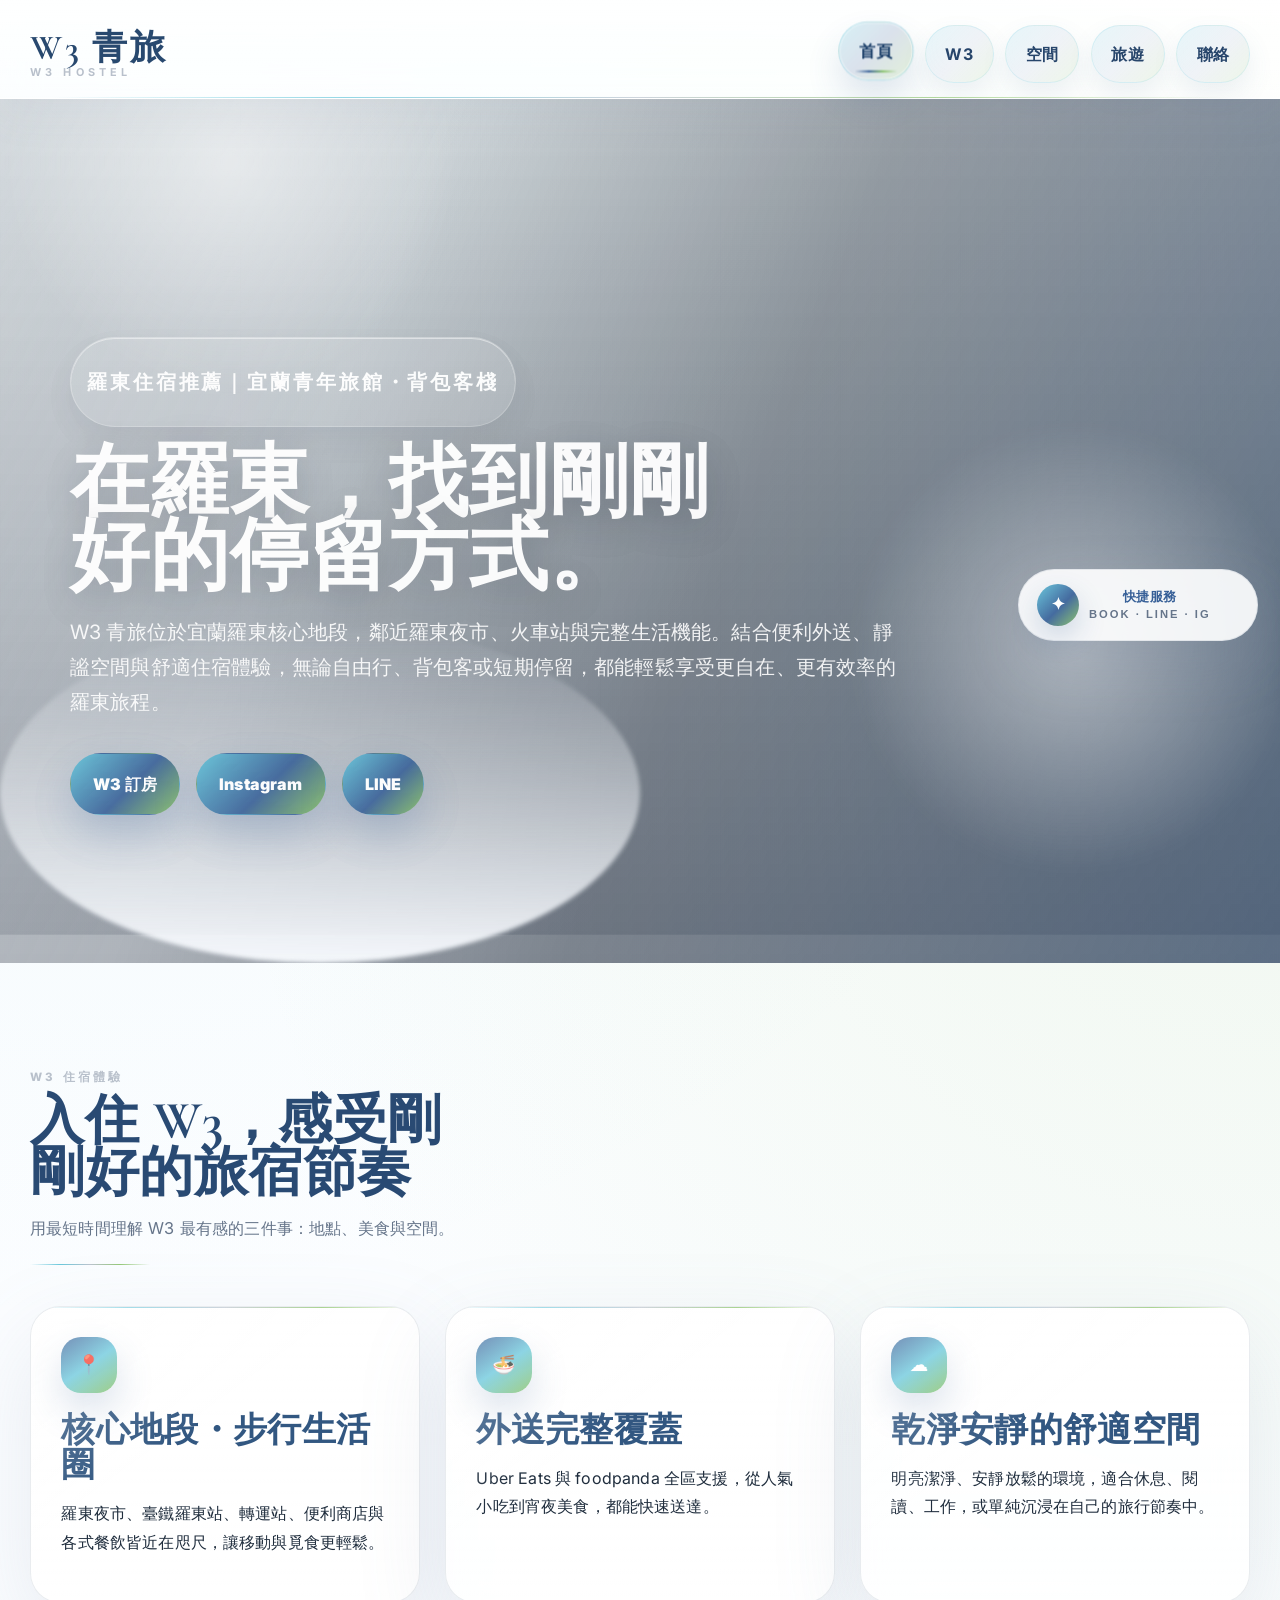
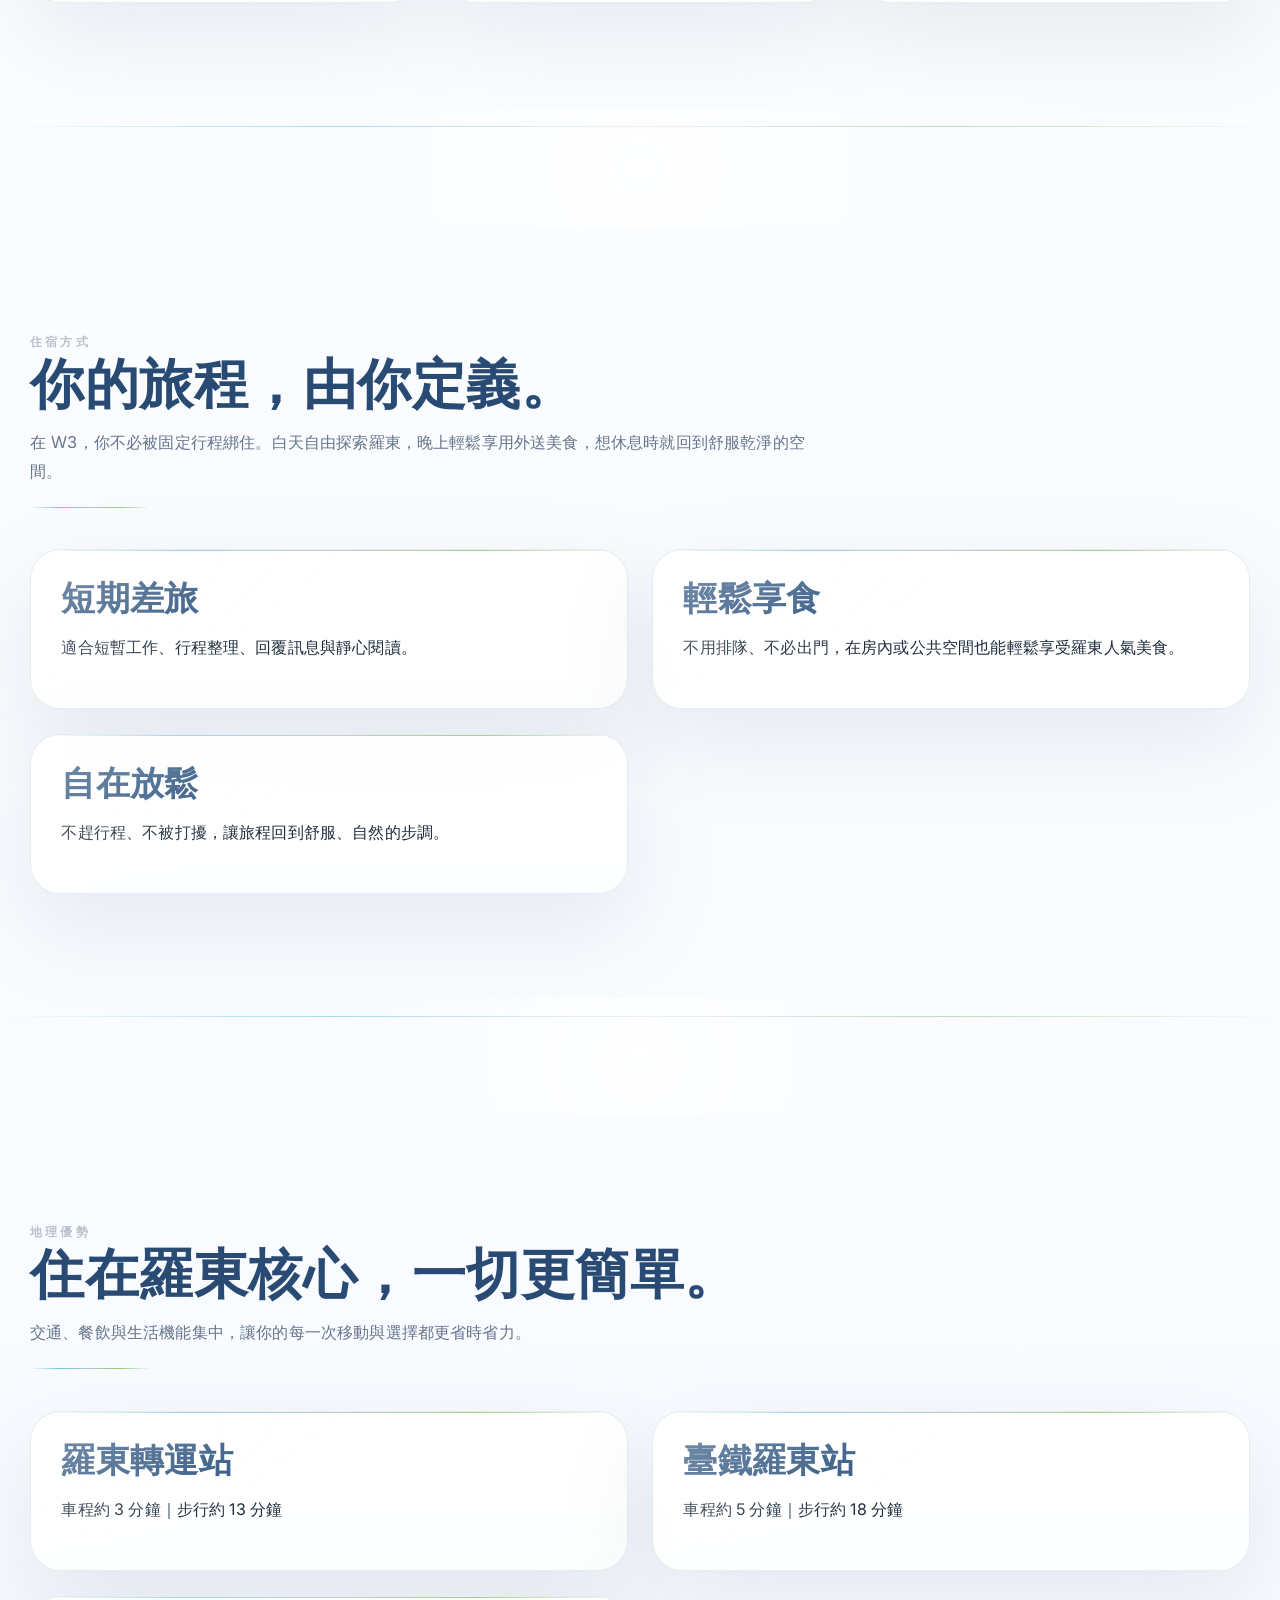
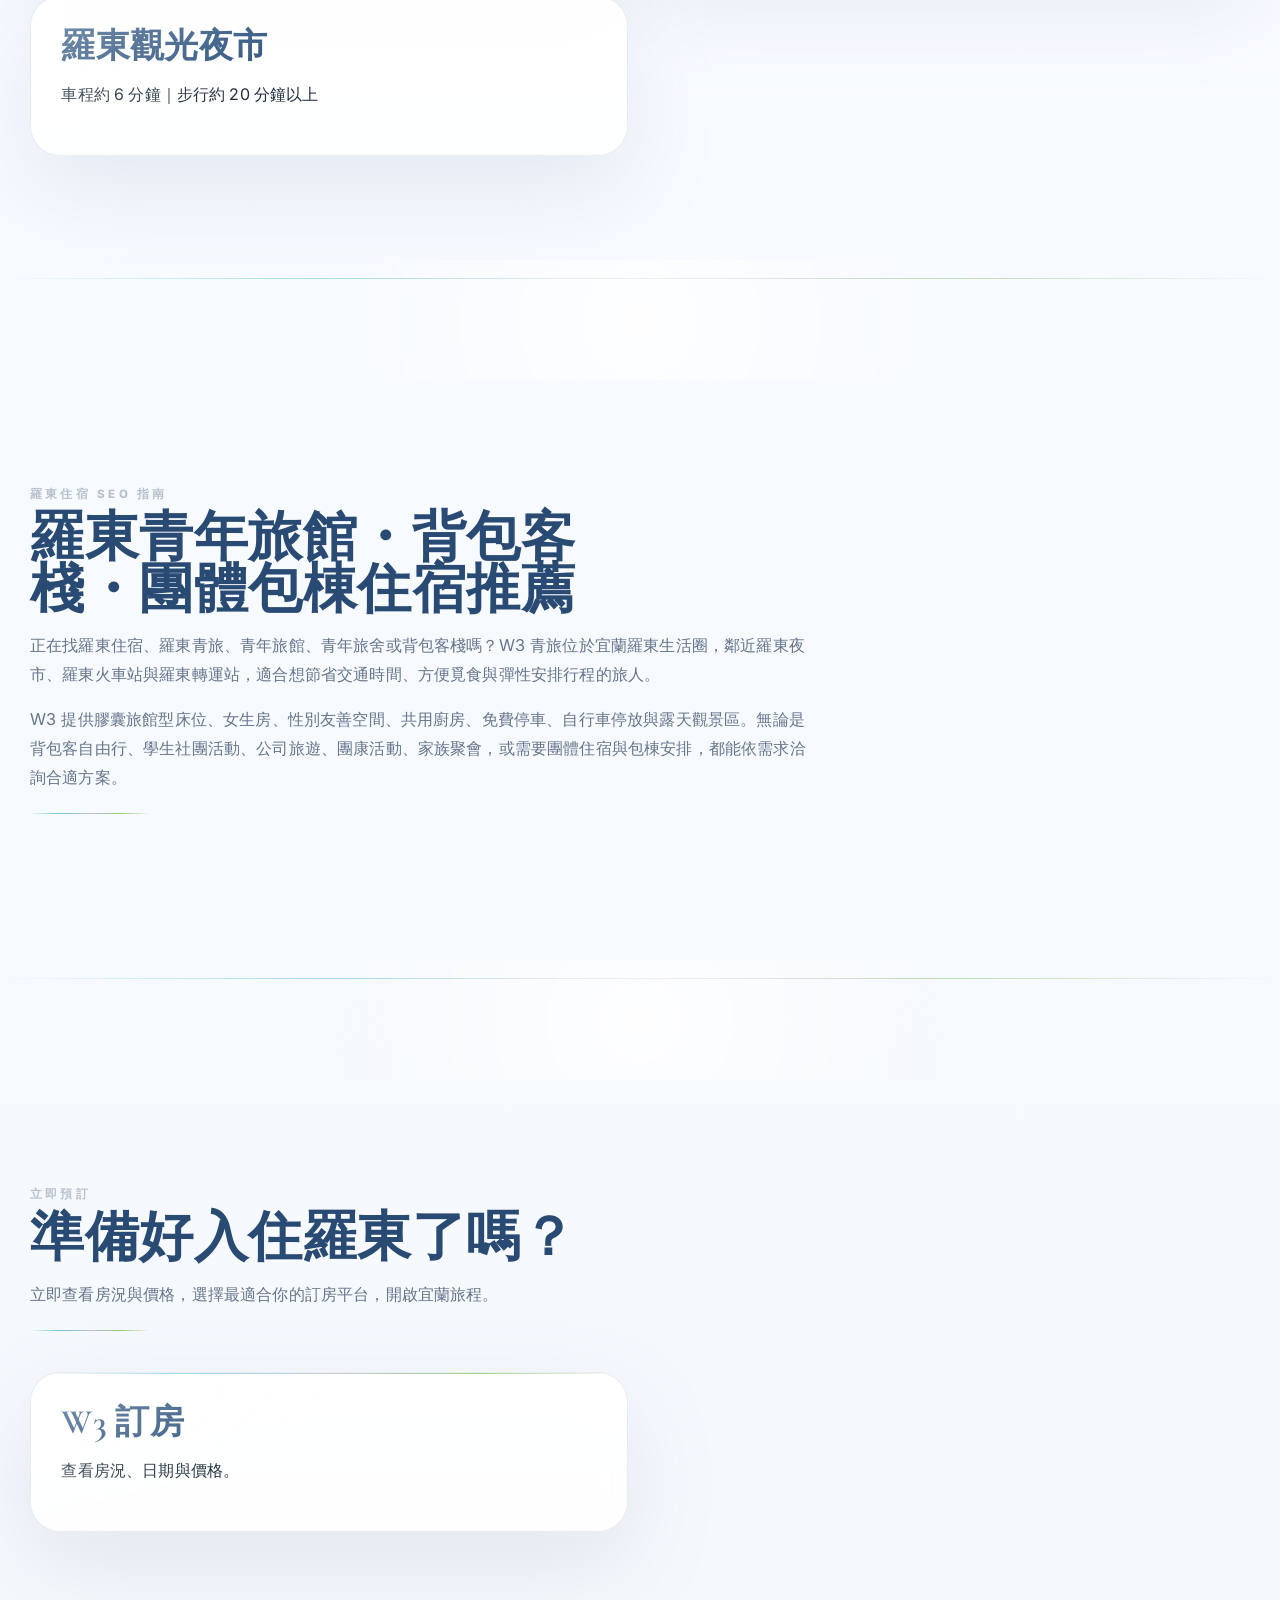
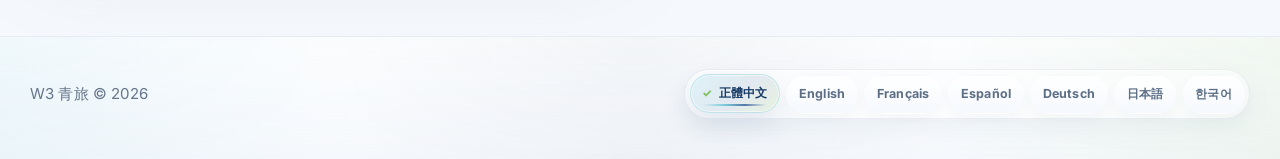
<file: index.html>
<!DOCTYPE html>
<html lang="zh-Hant">
<head>
  <meta charset="UTF-8" />
  <meta name="viewport" content="width=device-width, initial-scale=1.0" />
  <meta name="theme-color" content="#ffffff" />
  <meta name="author" content="James Pan | wap4u@icloud.com | +14158880807" />
  <title>羅東住宿推薦｜W3 青旅・青年旅館・背包客棧｜近夜市車站</title>
  <meta name="description" content="羅東住宿推薦｜W3 青旅位於羅東夜市、火車站與轉運站附近，提供青年旅館、背包客棧與膠囊旅館型住宿，設有女生房、性別友善空間、免費停車、共用廚房與露天觀景區，適合背包客、團體、包棟、公司旅遊、社團活動與家族聚會。" />
  <meta name="keywords" content="羅東住宿, 羅東青旅, 羅東青年旅館, 羅東青年旅舍, 宜蘭青年旅館, 背包客住宿, 羅東背包客棧, 羅東膠囊旅館, 羅東夜市住宿, 羅東火車站住宿, 羅東轉運站住宿, 女生房, 性別友善住宿, 免費停車住宿, 自行車友善住宿, 共用廚房住宿, 露天觀景, 團體住宿, 羅東包棟, 公司旅遊住宿, 社團活動住宿, 團康住宿, 家族聚會住宿" />
  <link rel="canonical" href="https://w3-hostel.win/" />
  <meta property="og:title" content="羅東住宿推薦｜W3 青旅・青年旅館・背包客棧" />
  <meta property="og:description" content="近羅東夜市、火車站與轉運站，提供背包客、團體與包棟皆適合的青年旅館住宿。" />
  <meta property="og:image" content="https://w3-hostel.win/assets/images/main-00.jpg" />
  <meta property="og:url" content="https://w3-hostel.win/" />
  <meta property="og:type" content="website" />
  <link rel="alternate" hreflang="x-default" href="https://w3-hostel.win/" />
  <link rel="alternate" hreflang="zh-Hant" href="https://w3-hostel.win/" />
  <link rel="alternate" hreflang="en" href="https://w3-hostel.win/?lang=en" />
  <link rel="alternate" hreflang="fr" href="https://w3-hostel.win/?lang=fr" />
  <link rel="alternate" hreflang="es" href="https://w3-hostel.win/?lang=es" />
  <link rel="alternate" hreflang="de" href="https://w3-hostel.win/?lang=de" />
  <link rel="alternate" hreflang="ja" href="https://w3-hostel.win/?lang=ja" />
  <link rel="alternate" hreflang="ko" href="https://w3-hostel.win/?lang=ko" />
  <script type="application/ld+json">
  {
      "@context": "https://schema.org",
      "@type": "Hostel",
      "name": "W3 Hostel｜羅東 W3 青旅",
      "description": "羅東 W3 青旅位於羅東夜市、火車站與轉運站附近，提供青年旅館、背包客棧、膠囊旅館型住宿，以及團體、包棟、公司旅遊與家族聚會住宿選擇。",
      "image": "https://w3-hostel.win/assets/images/main-01.jpg",
      "url": "https://w3-hostel.win/",
      "address": {
          "@type": "PostalAddress",
          "streetAddress": "羅莊北街13號",
          "addressLocality": "羅東鎮",
          "addressRegion": "宜蘭縣",
          "addressCountry": "TW",
          "postalCode": "265033"
      },
      "amenityFeature": [
          {
              "@type": "LocationFeatureSpecification",
              "name": "女生房",
              "value": true
          },
          {
              "@type": "LocationFeatureSpecification",
              "name": "性別友善空間",
              "value": true
          },
          {
              "@type": "LocationFeatureSpecification",
              "name": "免費停車",
              "value": true
          },
          {
              "@type": "LocationFeatureSpecification",
              "name": "共用廚房",
              "value": true
          },
          {
              "@type": "LocationFeatureSpecification",
              "name": "自行車停放",
              "value": true
          },
          {
              "@type": "LocationFeatureSpecification",
              "name": "露天觀景區",
              "value": true
          }
      ],
      "tourBookingPage": "https://www.booking-owlnest.com/w3hostel"
  }
  </script>
  <link rel="preconnect" href="https://fonts.googleapis.com" />
  <link rel="preconnect" href="https://fonts.gstatic.com" crossorigin />
  <link href="https://fonts.googleapis.com/css2?family=Cormorant+Garamond:wght@500;600;700&family=Inter:wght@400;500;600;700;800&display=swap" rel="stylesheet" />
  <link rel="stylesheet" href="assets/css/styles.css" />
  <script async src="https://www.googletagmanager.com/gtag/js?id=G-Y6GL0WTBMC"></script>
  <script>
    window.dataLayer = window.dataLayer || [];
    function gtag(){dataLayer.push(arguments);}
    gtag('js', new Date());
    gtag('config', 'G-Y6GL0WTBMC');
  </script>
</head>
<body>
  <header class="topbar">
    <div class="container nav">
      <a class="brand" href="index.html">W3 青旅<small>W3 HOSTEL</small></a>
      <nav class="nav-links">
        <a class="active" href="index.html" data-nav-index="0">首頁</a>
        <a href="w3.html" data-nav-index="1">W3</a>
        <a href="space.html" data-nav-index="2">空間</a>
        <a href="travel.html" data-nav-index="3">旅遊</a>
        <a href="contact.html" data-nav-index="4">聯絡</a>
      </nav>
    </div>
  </header>

  <section class="hero">
    <div class="slides">
      <div class="slide" style="background-image:url('assets/images/main-01.jpg')"></div>
      <div class="slide" style="background-image:url('assets/images/main-02.jpg')"></div>
      <div class="slide" style="background-image:url('assets/images/main-03.jpg')"></div>
    </div>

    <div class="hero-content">
      <div class="eyebrow"><h2 data-i18n="home.eyebrow">羅東住宿推薦｜青年旅館・背包客棧・團體住宿</h2></div>
      <h1 data-i18n="home.title">羅東 W3 青旅｜近夜市、火車站與轉運站的自在住宿</h1>
      <p data-i18n="home.desc">W3 青旅位於宜蘭羅東核心地段，鄰近羅東夜市、火車站與轉運站，提供青年旅館、背包客棧與膠囊旅館型住宿體驗。從女生房、性別友善空間、免費停車、共用廚房到露天觀景區，適合背包客、自由行、團體出遊、公司旅遊、社團活動與家族聚會。</p>
      <div class="cta-row">
        <a class="btn btn-primary" href="https://www.booking-owlnest.com/w3hostel" target="_blank" rel="noreferrer" data-i18n="home.cta1">W3 訂房</a>
        <a class="btn btn-secondary" href="https://www.instagram.com/w3_hostel/" target="_blank" rel="noreferrer">Instagram</a>
        <a class="btn btn-secondary" href="https://line.me/R/ti/p/@749azqqe" target="_blank" rel="noreferrer">LINE</a>
      </div>
    </div>
  </section>

  <main>
    <section>
      <div class="container">
        <div class="section-head reveal">
          <div class="kicker" data-i18n="home.sec1k">W3 住宿體驗</div>
          <h2 data-i18n="home.sec1t">羅東青年旅館與背包客住宿的剛好選擇</h2>
          <p data-i18n="home.sec1d">以交通、生活機能與空間設施為核心，讓不同旅人都能找到合適的住宿節奏。</p>
        </div>

        <div class="feature-grid">
          <article class="card reveal">
            <div class="icon-badge">📍</div>
            <h3 data-i18n="home.f1t">近羅東夜市・火車站・轉運站</h3>
            <p data-i18n="home.f1d">鄰近羅東夜市、臺鐵羅東站與羅東轉運站，無論搭火車、客運或自駕前往，都能快速銜接宜蘭旅程。</p>
          </article>

          <article class="card reveal">
            <div class="icon-badge">🍜</div>
            <h3 data-i18n="home.f2t">背包客與短住旅人的便利生活</h3>
            <p data-i18n="home.f2d">周邊餐飲、便利商店與外送服務完整，適合背包客、自由行、背包客旅行與想輕鬆享受羅東美食的旅人。</p>
          </article>

          <article class="card reveal">
            <div class="icon-badge">☁</div>
            <h3 data-i18n="home.f3t">女生房・性別友善・共用廚房</h3>
            <p data-i18n="home.f3d">提供乾淨床位、女生房、性別友善空間、共用廚房、免費停車與露天觀景區，讓住宿更安心也更彈性。</p>
          </article>
        </div>
      </div>
    </section>

    <section>
      <div class="container">
        <div class="section-head reveal">
          <div class="kicker" data-i18n="home.sec2k">住宿方式</div>
          <h2 data-i18n="home.sec2t">你的旅程，由你定義。</h2>
          <p data-i18n="home.sec2d">在 W3，你不必被固定行程綁住。白天自由探索羅東，晚上輕鬆享用外送美食，想休息時就回到舒服乾淨的空間。</p>
        </div>

        <div class="info-grid">
          <article class="card reveal">
            <h3 data-i18n="home.x1t">短期差旅</h3>
            <p data-i18n="home.x1d">適合一人旅行、自由行、騎自行車探索宜蘭，或在羅東短住幾晚慢慢感受地方日常。</p>
          </article>

          <article class="card reveal">
            <h3 data-i18n="home.x2t">團體與包棟需求</h3>
            <p data-i18n="home.x2d">可依人數與需求洽詢團體住宿、包棟、公司旅遊、社團活動、團康與家族聚會安排。</p>
          </article>

          <article class="card reveal">
            <h3 data-i18n="home.x3t">自在共用空間</h3>
            <p data-i18n="home.x3d">廚房、公共區域與露天觀景空間，讓旅人能用自己的節奏休息、交流、用餐或整理行程。</p>
          </article>
        </div>
      </div>
    </section>

    <section>
      <div class="container">
        <div class="section-head reveal">
          <div class="kicker" data-i18n="home.sec3k">地理優勢</div>
          <h2 data-i18n="home.sec3t">住在羅東核心，一切更簡單。</h2>
          <p data-i18n="home.sec3d">交通、餐飲與生活機能集中，讓你的每一次移動與選擇都更省時省力。</p>
        </div>

        <div class="info-grid">
          <article class="card reveal">
            <h3 data-i18n="home.l1t">羅東轉運站</h3>
            <p data-i18n="home.l1d">車程約 3 分鐘｜步行約 13 分鐘</p>
          </article>

          <article class="card reveal">
            <h3 data-i18n="home.l2t">臺鐵羅東站</h3>
            <p data-i18n="home.l2d">車程約 5 分鐘｜步行約 18 分鐘</p>
          </article>

          <article class="card reveal">
            <h3 data-i18n="home.l3t">羅東觀光夜市</h3>
            <p data-i18n="home.l3d">車程約 6 分鐘｜步行約 20 分鐘以上</p>
          </article>
        </div>
      </div>
    </section>

    <section class="seo-text">
      <div class="container">
        <div class="section-head reveal">
          <div class="kicker">羅東住宿 SEO 指南</div>
          <h2>羅東青年旅館・背包客棧・團體包棟住宿推薦</h2>
          <p>正在找羅東住宿、羅東青旅、青年旅館、青年旅舍或背包客棧嗎？W3 青旅位於宜蘭羅東生活圈，鄰近羅東夜市、羅東火車站與羅東轉運站，適合想節省交通時間、方便覓食與彈性安排行程的旅人。</p>
          <p>W3 提供膠囊旅館型床位、女生房、性別友善空間、共用廚房、免費停車、自行車停放與露天觀景區。無論是背包客自由行、學生社團活動、公司旅遊、團康活動、家族聚會，或需要團體住宿與包棟安排，都能依需求洽詢合適方案。</p>
        </div>
      </div>
    </section>

    <section class="seo-text">
      <div class="container">
        <div class="section-head reveal">
          <div class="kicker" data-i18n="home.sec4k">立即預訂</div>
          <h2 data-i18n="home.sec4t">準備好入住羅東了嗎？</h2>
          <p data-i18n="home.sec4d">立即查看房況與價格，選擇最適合你的訂房平台，開啟宜蘭旅程。</p>
        </div>

        <div class="booking-grid">
          <a class="card reveal" href="https://www.booking-owlnest.com/w3hostel" target="_blank" rel="noreferrer">
            <h3 data-i18n="home.book1">W3 查看房況</h3>
            <p data-i18n="home.book1d">快速查詢房況、日期與價格。</p>
          </a>
        </div>
      </div>
    </section>
  </main>

  <footer class="site-footer">
    <div class="container footer-inner">
      <div class="small" data-i18n="footer.rights">W3 青旅 © 2026</div>
      <div class="lang-switch">
        <button data-lang="zh-Hant" class="active">正體中文</button>
        <button data-lang="en">English</button>
        <button data-lang="fr">Français</button>
        <button data-lang="es">Español</button>
        <button data-lang="de">Deutsch</button>
        <button data-lang="ja">日本語</button>
        <button data-lang="ko">한국어</button>
      </div>
    </div>
  </footer>

  <script src="assets/js/site.js"></script>
</body>
</html>
</file>
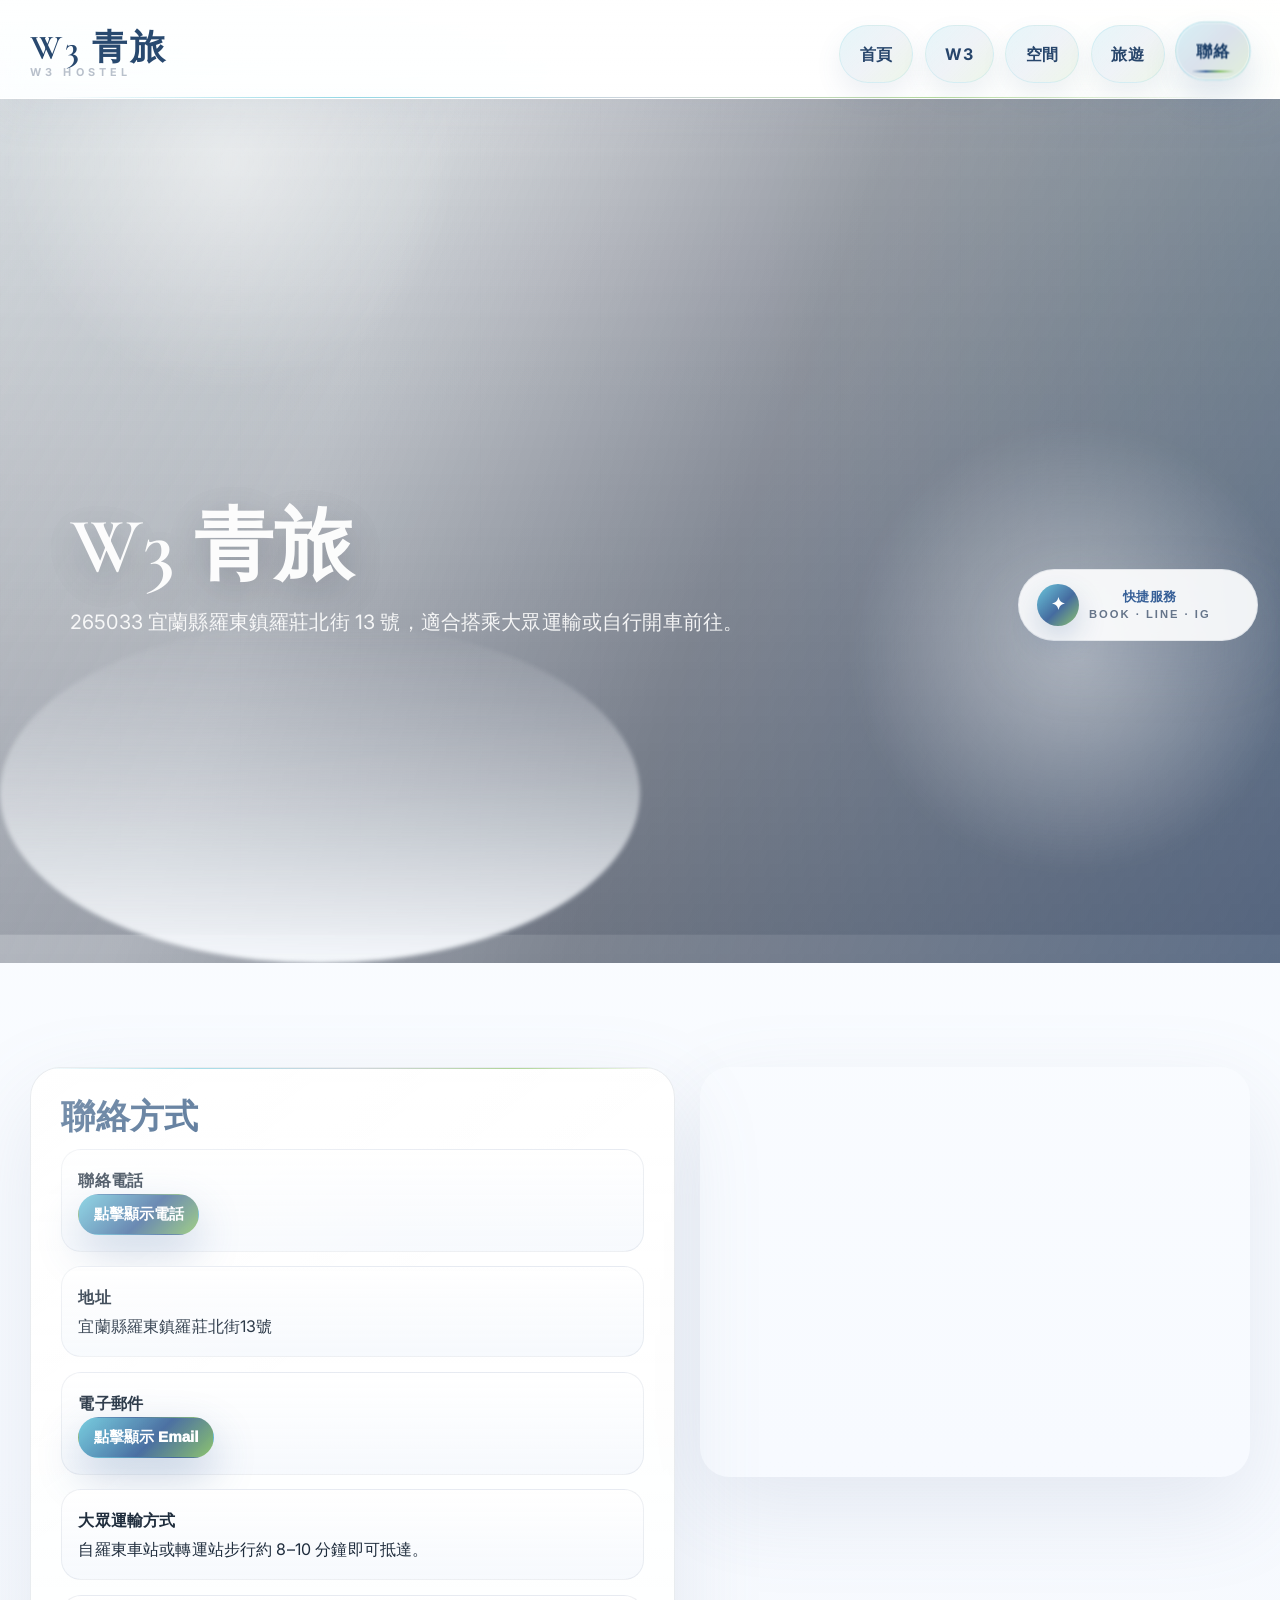
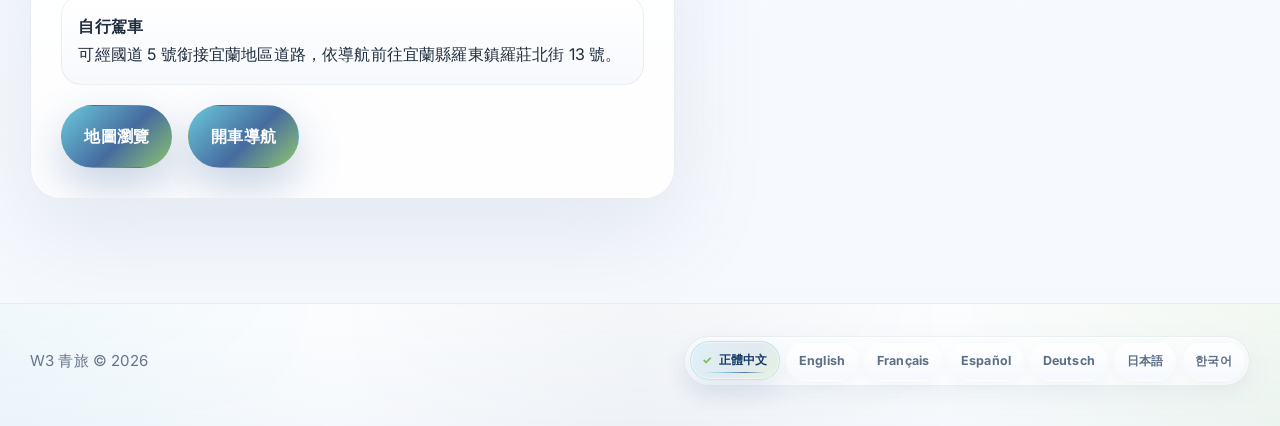
<file: contact.html>
<!DOCTYPE html>
<html lang="zh-Hant">
<head>
  <meta charset="UTF-8" />
  <meta name="viewport" content="width=device-width, initial-scale=1.0" />
  <meta name="theme-color" content="#ffffff" />
  <meta name="author" content="James Pan | wap4u@icloud.com | +14158880807" />
  <title>聯絡與交通｜羅東青旅・近火車站轉運站・免費停車｜W3</title>
  <meta name="description" content="W3 青旅位於羅東火車站與轉運站附近，步行可達羅東生活圈，鄰近羅東夜市，提供免費停車與便利交通，適合背包客、青年旅館住宿、團體與包棟旅客洽詢。" />
  <meta name="keywords" content="羅東青旅交通, 羅東住宿位置, 羅東火車站住宿, 羅東轉運站住宿, 羅東夜市住宿, 羅東青年旅館地址, 羅東背包客住宿交通, 羅東免費停車住宿, 羅東團體住宿洽詢, 羅東包棟住宿" />
  <link rel="canonical" href="https://w3-hostel.win/contact.html" />
  <meta property="og:title" content="聯絡與交通｜羅東青旅・近火車站轉運站・免費停車" />
  <meta property="og:description" content="查看 W3 青旅地址、交通、地圖導航與洽詢方式，適合背包客、團體與包棟旅客。" />
  <meta property="og:image" content="https://w3-hostel.win/assets/images/contact-00.jpg" />
  <meta property="og:url" content="https://w3-hostel.win/contact.html" />
  <meta property="og:type" content="website" />
  <link rel="alternate" hreflang="x-default" href="https://w3-hostel.win/contact.html" />
  <link rel="alternate" hreflang="zh-Hant" href="https://w3-hostel.win/contact.html" />
  <link rel="alternate" hreflang="en" href="https://w3-hostel.win/contact.html?lang=en" />
  <link rel="alternate" hreflang="fr" href="https://w3-hostel.win/contact.html?lang=fr" />
  <link rel="alternate" hreflang="es" href="https://w3-hostel.win/contact.html?lang=es" />
  <link rel="alternate" hreflang="de" href="https://w3-hostel.win/contact.html?lang=de" />
  <link rel="alternate" hreflang="ja" href="https://w3-hostel.win/contact.html?lang=ja" />
  <link rel="alternate" hreflang="ko" href="https://w3-hostel.win/contact.html?lang=ko" />
  <script type="application/ld+json">
  {
      "@context": "https://schema.org",
      "@type": "Hostel",
      "name": "W3 Hostel｜羅東 W3 青旅",
      "image": "https://w3-hostel.win/assets/images/main-01.jpg",
      "address": {
          "@type": "PostalAddress",
          "streetAddress": "羅莊北街13號",
          "addressLocality": "羅東鎮",
          "addressRegion": "宜蘭縣",
          "addressCountry": "TW",
          "postalCode": "265033"
      },
      "telephone": "+886937096423",
      "url": "https://w3-hostel.win/contact.html",
      "description": "位於羅東火車站、羅東轉運站與羅東夜市附近，提供免費停車與便利交通的羅東青年旅館。"
  }
  </script>
  <link rel="preconnect" href="https://fonts.googleapis.com" />
  <link rel="preconnect" href="https://fonts.gstatic.com" crossorigin />
  <link href="https://fonts.googleapis.com/css2?family=Cormorant+Garamond:wght@500;600;700&family=Inter:wght@400;500;600;700;800&display=swap" rel="stylesheet" />
  <link rel="stylesheet" href="assets/css/styles.css" />
  <script async src="https://www.googletagmanager.com/gtag/js?id=G-Y6GL0WTBMC"></script>
  <script>
    window.dataLayer = window.dataLayer || [];
    function gtag(){dataLayer.push(arguments);}
    gtag('js', new Date());
    gtag('config', 'G-Y6GL0WTBMC');
  </script>
</head>
<body>
  <header class="topbar">
    <div class="container nav">
      <a class="brand" href="index.html">W3 青旅<small>W3 HOSTEL</small></a>
      <nav class="nav-links">
        <a href="index.html" data-nav-index="0">首頁</a>
        <a href="w3.html" data-nav-index="1">W3</a>
        <a href="space.html" data-nav-index="2">空間</a>
        <a href="travel.html" data-nav-index="3">旅遊</a>
        <a class="active" href="contact.html" data-nav-index="4">聯絡</a>
      </nav>
    </div>
  </header>

  <section class="hero contact-hero">
    <div class="slides">
      <div class="slide" style="background-image:url('assets/images/contact-01.jpg')"></div>
      <div class="slide" style="background-image:url('assets/images/contact-02.jpg')"></div>
      <div class="slide" style="background-image:url('assets/images/space-00.jpg')"></div>
      <div class="slide" style="background-image:url('assets/images/space-26.jpg')"></div>
    </div>

    <div class="hero-content">
      <h1 data-i18n="contact.blendTitle">W3 青旅</h1>
      <p data-i18n="contact.blendDesc">265033 宜蘭縣羅東鎮羅莊北街 13 號，鄰近羅東火車站、轉運站與羅東夜市，適合背包客、團體旅客、包棟活動與自行開車前往。</p>
    </div>
  </section>

  <main>
    <section>
      <div class="container contact-grid">
        <article class="card reveal">
          <h3 data-i18n="contact.cardTitle">聯絡方式</h3>
          <ul class="contact-list">
            <li>
             <strong data-i18n="contact.phone">聯絡電話</strong><br />
             <button
              type="button"
              class="btn btn-secondary reveal-phone-btn"
              data-i18n="contact.revealPhone"
              style="padding:0.55rem 0.9rem; font-size:0.95rem;"
              data-part1="0937"
              data-part2="096"
              data-part3="423"
              onclick="revealPhone(this)">點擊顯示電話</button>
            </li>
            <li>
              <strong data-i18n="contact.address">地址</strong><br />
              宜蘭縣羅東鎮羅莊北街13號
            </li>
            
            <li>
             <strong data-i18n="contact.email">電子郵件</strong><br />
             <button
              type="button"
              class="btn btn-secondary reveal-email-btn"
              data-i18n="contact.revealEmail"
              style="padding:0.55rem 0.9rem; font-size:0.95rem;"
              data-user="gsgeaaiim"
              data-domain="gmail.com"
              onclick="revealEmail(this)">點擊顯示 Email</button>
            </li>
            <li>
              <strong data-i18n="contact.transport">大眾運輸方式</strong><br />
              <span data-i18n="contact.transportDesc">自羅東火車站或羅東轉運站步行即可抵達，前往羅東夜市、宜蘭景點與市區生活圈都很方便。</span>
            </li>
            <li>
              <strong data-i18n="contact.drive">自行駕車</strong><br />
              <span data-i18n="contact.driveDesc">可經國道 5 號銜接宜蘭地區道路，依導航前往宜蘭縣羅東鎮羅莊北街 13 號，並可洽詢免費停車與團體、包棟入住安排。</span>
            </li>
          </ul>

          <div class="cta-row" style="justify-content:flex-start; margin-top:1.25rem;">
            <a class="btn btn-primary" href="https://maps.google.com/?q=%E5%AE%9C%E8%98%AD%E7%B8%A3%E7%BE%85%E6%9D%B1%E9%8E%AE%E7%BE%85%E8%8E%8A%E5%8C%97%E8%A1%9713%E8%99%9F" target="_blank" rel="noreferrer" data-i18n="contact.map">地圖瀏覽</a>
            <a class="btn btn-secondary" href="https://www.google.com/maps/dir/?api=1&destination=%E5%AE%9C%E8%98%AD%E7%B8%A3%E7%BE%85%E6%9D%B1%E9%8E%AE%E7%BE%85%E8%8E%8A%E5%8C%97%E8%A1%9713%E8%99%9F" target="_blank" rel="noreferrer" data-i18n="contact.nav">開車導航</a>
          </div>
        </article>

        <article class="embed-map reveal">
          <iframe src="https://www.google.com/maps?q=%E5%AE%9C%E8%98%AD%E7%B8%A3%E7%BE%85%E6%9D%B1%E9%8E%AE%E7%BE%85%E8%8E%8A%E5%8C%97%E8%A1%9713%E8%99%9F&z=16&output=embed" loading="lazy" referrerpolicy="no-referrer-when-downgrade"></iframe>
        </article>
      </div>
    </section>
  </main>

  <footer class="site-footer">
    <div class="container footer-inner">
      <div class="small" data-i18n="footer.rights">W3 青旅版權所有 © 2026</div>
      <div class="lang-switch">
        <button data-lang="zh-Hant" class="active">正體中文</button>
        <button data-lang="en">English</button>
        <button data-lang="fr">Français</button>
        <button data-lang="es">Español</button>
        <button data-lang="de">Deutsch</button>
        <button data-lang="ja">日本語</button>
        <button data-lang="ko">한국어</button>
      </div>
    </div>
  </footer>

  <script src="assets/js/site.js"></script>
</body>
</html>
</file>
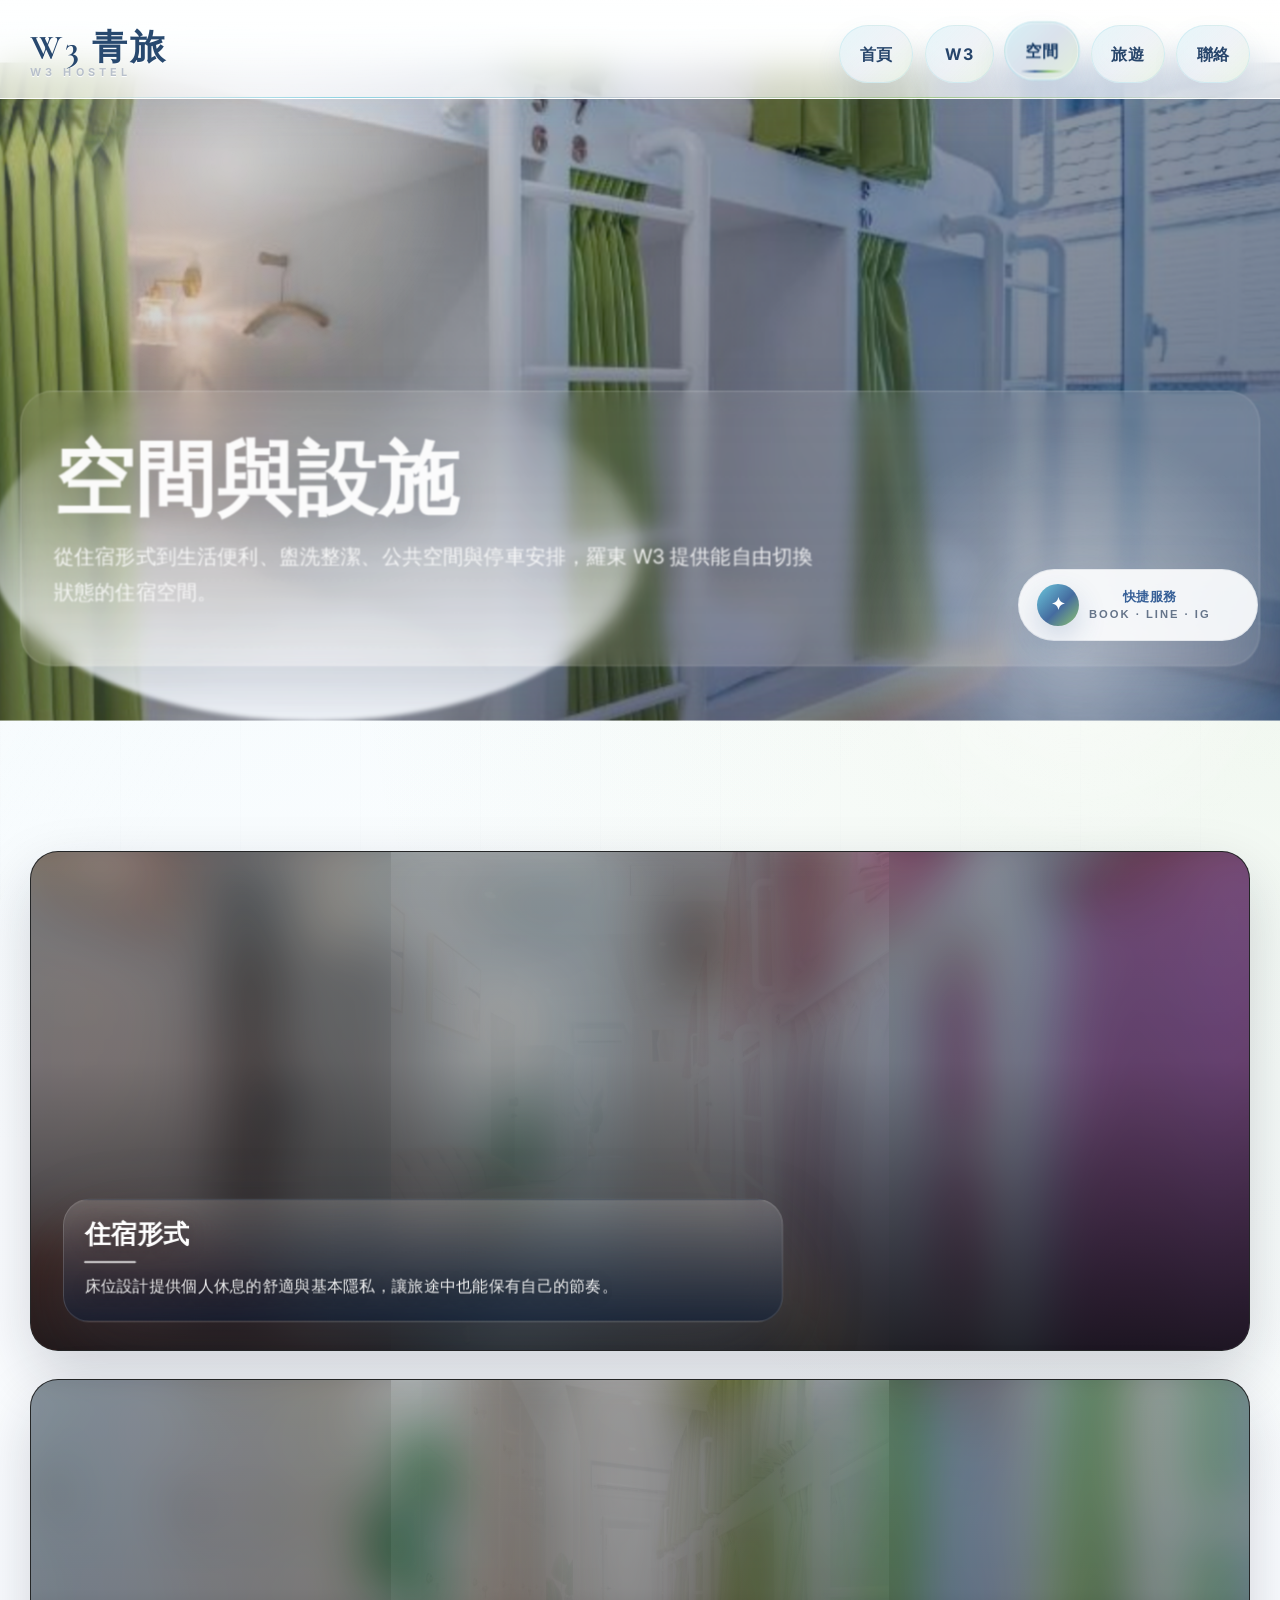
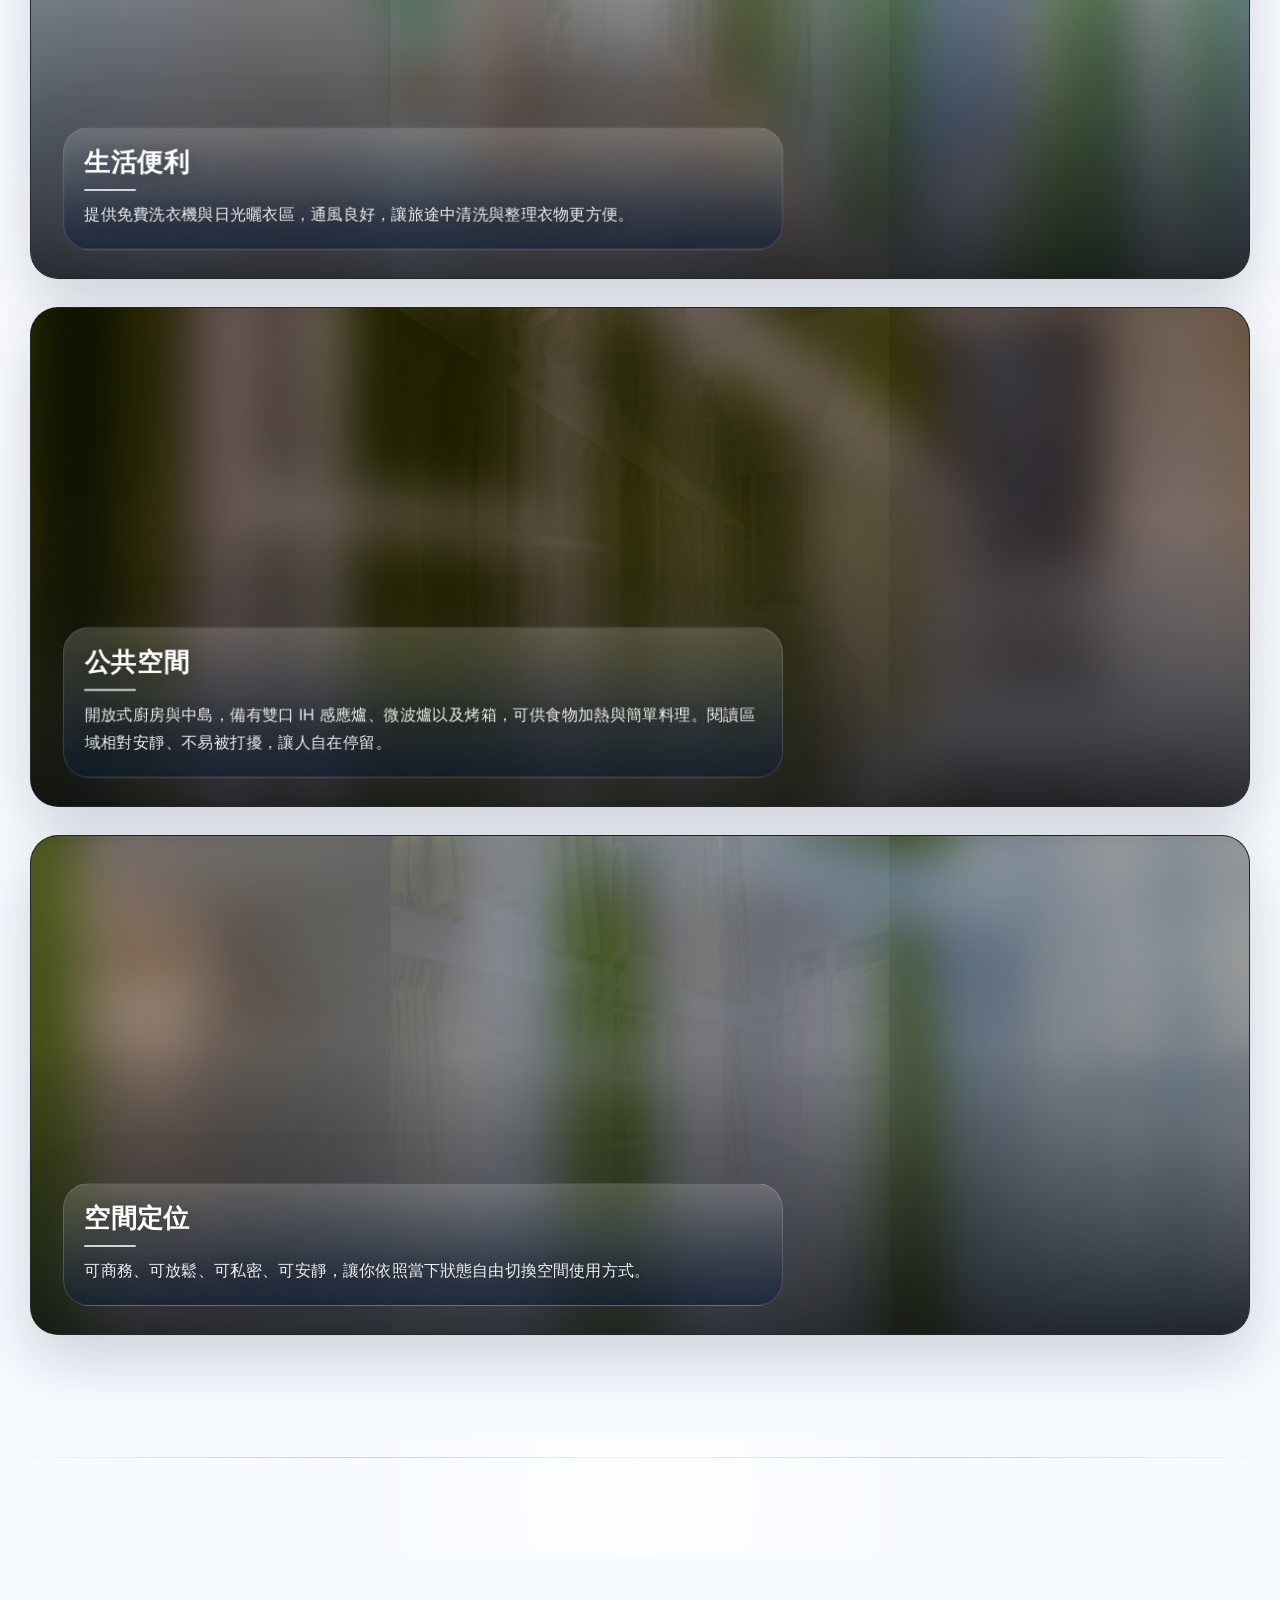
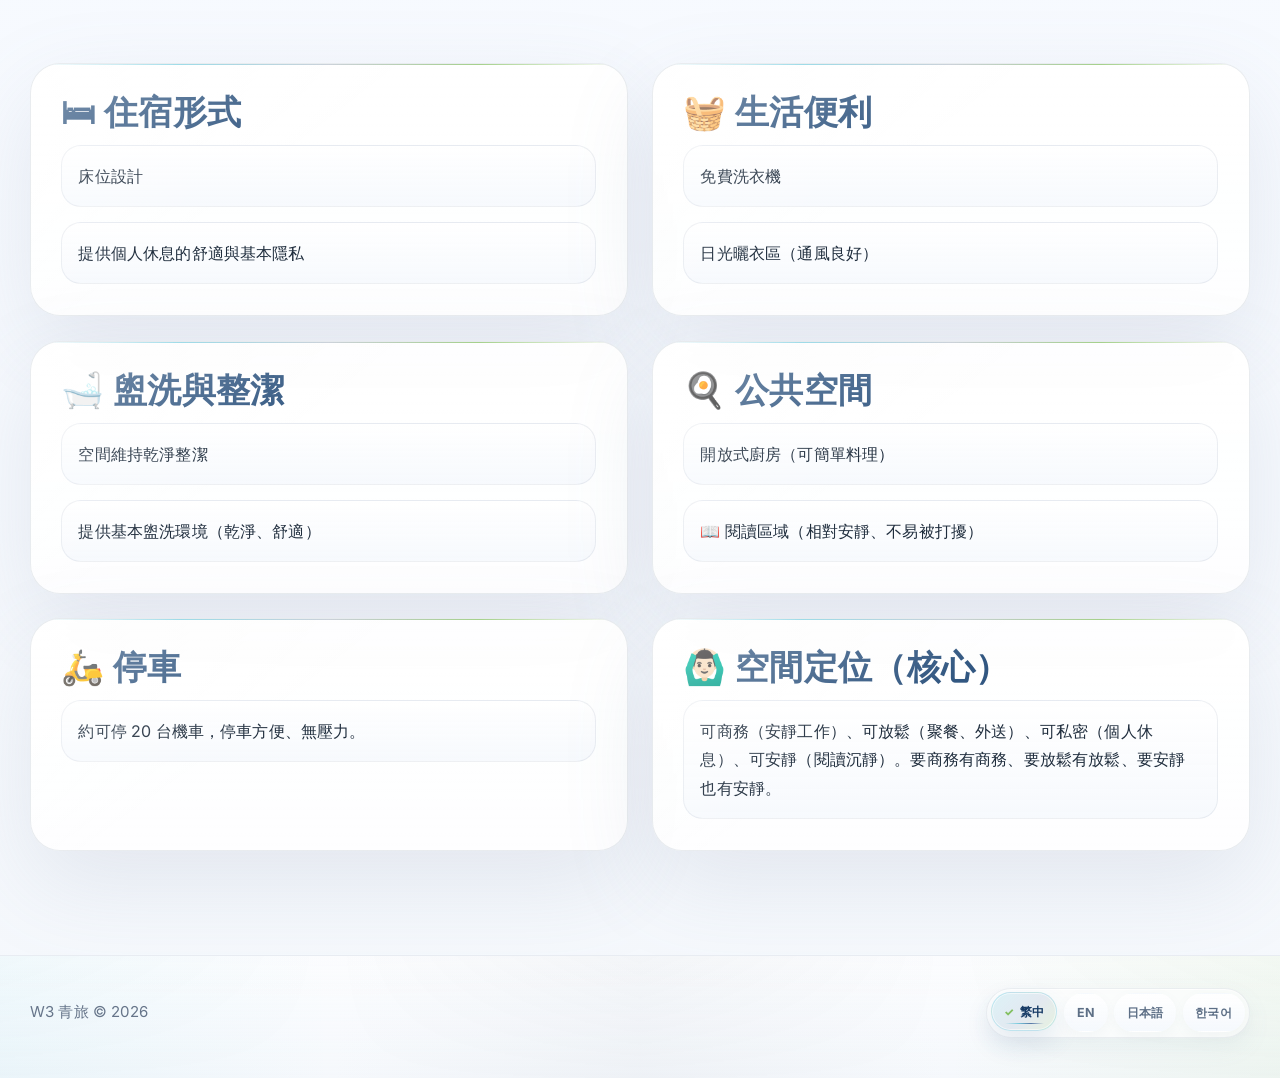
<file: rooms-services.html>
<!DOCTYPE html>
<html lang="zh-Hant">
<head>
  <meta charset="UTF-8" />
  <meta name="viewport" content="width=device-width, initial-scale=1.0" />
  <meta name="theme-color" content="#ffffff" />
  <title>空間與設施｜羅東 W3</title>
  <meta name="description" content="羅東 W3 提供舒適床位、免費洗衣機、日光曬衣區、開放式廚房、閱讀區域與便利機車停車空間，讓住宿更自在。" />
  <link rel="canonical" href="https://w3-hostel.win/rooms-services.html" />
  <meta property="og:title" content="空間與設施｜羅東 W3" />
  <meta property="og:description" content="可商務、可放鬆、可私密、可安靜的多功能住宿空間。" />
  <meta property="og:image" content="https://w3-hostel.win/assets/images/room-04.jpg" />
  <meta property="og:url" content="https://w3-hostel.win/rooms-services.html" />
  <meta property="og:type" content="website" />
  <link rel="alternate" hreflang="zh-Hant" href="https://w3-hostel.win/rooms-services.html" />
  <link rel="alternate" hreflang="en" href="https://w3-hostel.win/rooms-services.html?lang=en" />
  <link rel="alternate" hreflang="ja" href="https://w3-hostel.win/rooms-services.html?lang=ja" />
  <link rel="alternate" hreflang="ko" href="https://w3-hostel.win/rooms-services.html?lang=ko" />
  <script type="application/ld+json">{
    "@context":"https://schema.org",
    "@type":"Hostel",
    "name":"W3 Hostel",
    "description":"提供舒適床位、生活便利、公共空間與機車停車的多功能住宿空間。",
    "url":"https://w3-hostel.win/rooms-services.html"
  }</script>
  <link rel="preconnect" href="https://fonts.googleapis.com" />
  <link rel="preconnect" href="https://fonts.gstatic.com" crossorigin />
  <link href="https://fonts.googleapis.com/css2?family=Cormorant+Garamond:wght@500;600;700&family=Inter:wght@400;500;600;700;800&display=swap" rel="stylesheet" />
  <link rel="stylesheet" href="assets/css/styles.css" />
</head>
<body>
  <header class="topbar"><div class="container nav"><a class="brand" href="index.html">W3 青旅<small>W3 HOSTEL</small></a><nav class="nav-links"><a href="index.html" data-nav-index="0">首頁</a><a href="w3.html" data-nav-index="1">W3</a><a class="active" href="rooms-services.html" data-nav-index="2">空間與設施</a><a href="travel-focus.html" data-nav-index="3">旅遊資訊</a><a href="contact-access.html" data-nav-index="4">聯絡與交通</a></nav></div></header>
  <section class="page-hero" style="background:url('assets/images/room-04.jpg') center/cover no-repeat"><div class="container"><h1>空間與設施</h1><p>從住宿形式到生活便利、盥洗整潔、公共空間與停車安排，羅東 W3 提供能自由切換狀態的住宿空間。</p></div></section>
  <main>
    <section>
      <div class="container parallax-stack">
        <div class="parallax reveal" style="background-image:url('assets/images/room-01.jpg')"><div class="overlay-text"><h3>住宿形式</h3><p>床位設計提供個人休息的舒適與基本隱私，讓旅途中也能保有自己的節奏。</p></div></div>
        <div class="parallax reveal" style="background-image:url('assets/images/room-02.jpg')"><div class="overlay-text"><h3>生活便利</h3><p>提供免費洗衣機與日光曬衣區，通風良好，讓旅途中清洗與整理衣物更方便。</p></div></div>
        <div class="parallax reveal" style="background-image:url('assets/images/room-03.jpg')"><div class="overlay-text"><h3>公共空間</h3><p>開放式廚房與中島，備有雙口 IH 感應爐、微波爐以及烤箱，可供食物加熱與簡單料理。閱讀區域相對安靜、不易被打擾，讓人自在停留。</p></div></div>
        <div class="parallax reveal" style="background-image:url('assets/images/room-04.jpg')"><div class="overlay-text"><h3>空間定位</h3><p>可商務、可放鬆、可私密、可安靜，讓你依照當下狀態自由切換空間使用方式。</p></div></div>
      </div>
    </section>
    <section>
      <div class="container info-grid">
        <article class="card reveal"><h3>🛏 住宿形式</h3><ul class="service-list"><li>床位設計</li><li>提供個人休息的舒適與基本隱私</li></ul></article>
        <article class="card reveal"><h3>🧺 生活便利</h3><ul class="service-list"><li>免費洗衣機</li><li>日光曬衣區（通風良好）</li></ul></article>
        <article class="card reveal"><h3>🛁 盥洗與整潔</h3><ul class="service-list"><li>空間維持乾淨整潔</li><li>提供基本盥洗環境（乾淨、舒適）</li></ul></article>
        <article class="card reveal"><h3>🍳 公共空間</h3><ul class="service-list"><li>開放式廚房（可簡單料理）</li><li>📖 閱讀區域（相對安靜、不易被打擾）</li></ul></article>
        <article class="card reveal"><h3>🛵 停車</h3><ul class="service-list"><li>約可停 20 台機車，停車方便、無壓力。</li></ul></article>
        <article class="card reveal"><h3>🙆🏻‍♂️ 空間定位（核心）</h3><ul class="service-list"><li>可商務（安靜工作）、可放鬆（聚餐、外送）、可私密（個人休息）、可安靜（閱讀沉靜）。要商務有商務、要放鬆有放鬆、要安靜也有安靜。</li></ul></article>
      </div>
    </section>
  </main>
  <footer class="site-footer"><div class="container footer-inner"><div class="small" data-i18n="footer.rights">版權所有 © 2025 W3 青旅 W3 Hostel. All Rights Reserved.</div><div class="lang-switch"><button data-lang="zh-Hant" class="active">繁中</button><button data-lang="en">EN</button><button data-lang="ja">日本語</button><button data-lang="ko">한국어</button></div></div></footer>
  <script src="assets/js/site.js"></script>
</body>
</html>
</file>
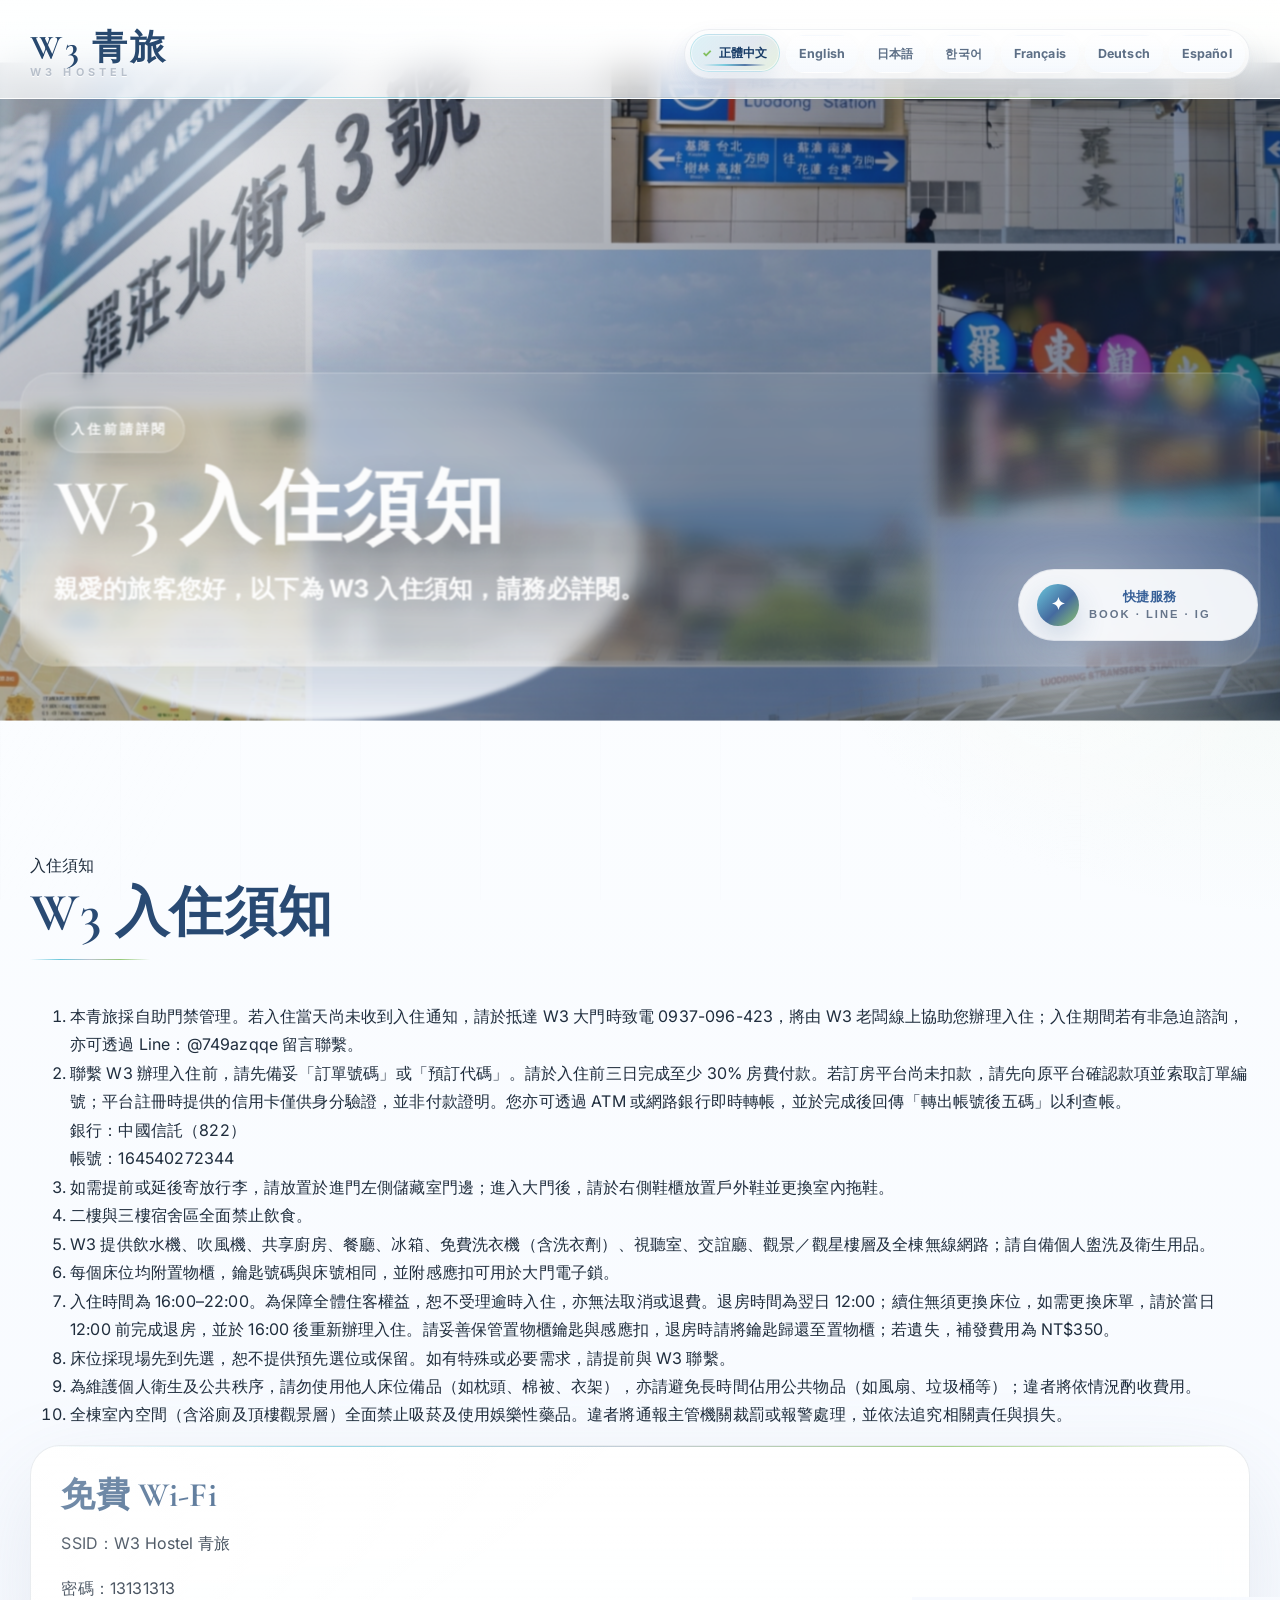
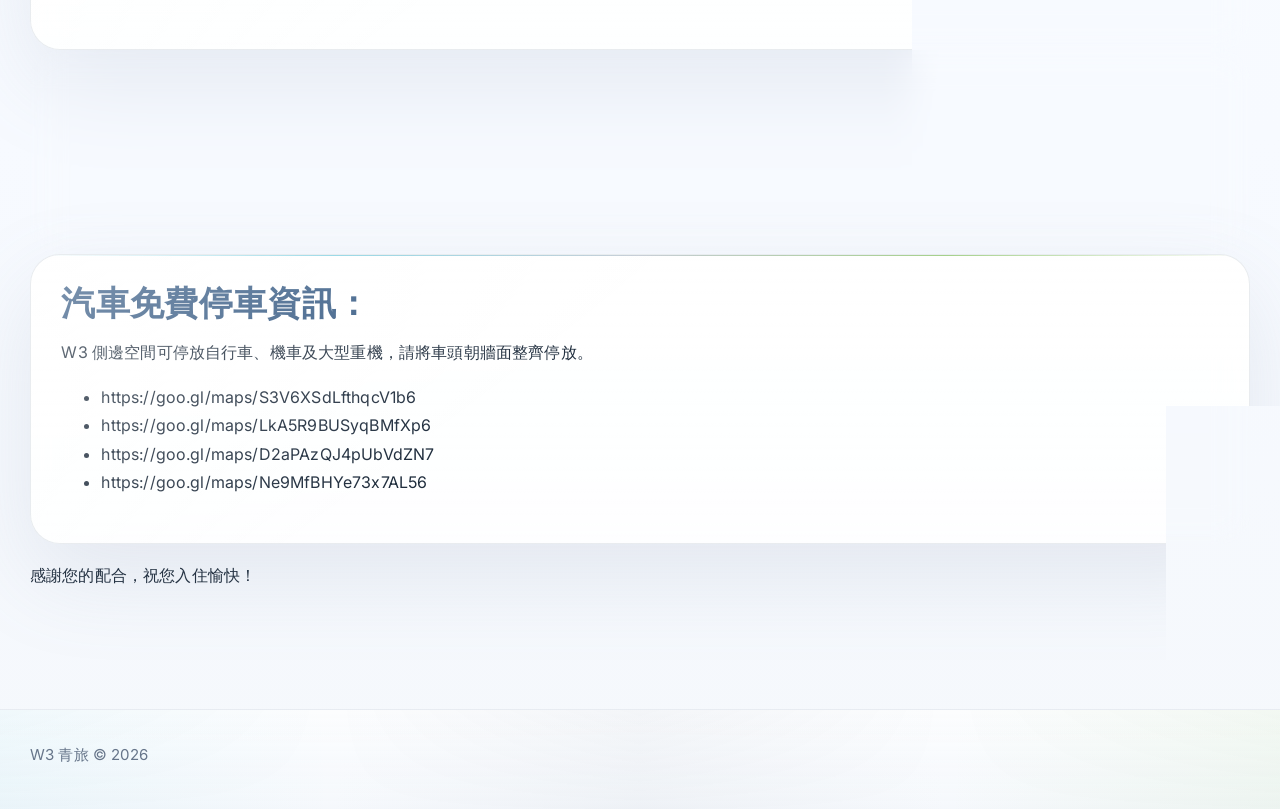
<file: rules_A.html>
<!DOCTYPE html>
<html lang="zh-Hant">
<head>
  <meta charset="UTF-8" />
  <meta name="viewport" content="width=device-width, initial-scale=1.0" />
  <meta name="theme-color" content="#ffffff" />
  <meta name="author" content="James Pan | wap4u@icloud.com | +14158880807" />
  <title>W3 入住須知｜W3 青旅</title>
  <meta name="description" content="W3 青旅入住須知、自助入住、付款、門禁、退房、公共空間、Wi-Fi、交通租賃與停車資訊。" />
  <meta name="keywords" content="W3 入住須知, W3 青旅, 羅東青旅入住, 羅東住宿規則" />
  <link rel="canonical" href="https://w3-hostel.win/houserules_G.html" />
  <meta property="og:title" content="W3 入住須知｜W3 青旅" />
  <meta property="og:description" content="W3 青旅入住須知、自助入住、付款、門禁、退房、公共空間、Wi-Fi、交通租賃與停車資訊。" />
  <meta property="og:image" content="https://w3-hostel.win/assets/images/main-01.jpg" />
  <meta property="og:url" content="https://w3-hostel.win/houserules_G.html" />
  <meta property="og:type" content="website" />
  <link rel="alternate" hreflang="x-default" href="https://w3-hostel.win/houserules_G.html" />
  <link rel="alternate" hreflang="zh-Hant" href="https://w3-hostel.win/houserules_G.html?lang=zh-Hant" />
  <link rel="alternate" hreflang="en" href="https://w3-hostel.win/houserules_G.html?lang=en" />
  <link rel="alternate" hreflang="ja" href="https://w3-hostel.win/houserules_G.html?lang=ja" />
  <link rel="alternate" hreflang="ko" href="https://w3-hostel.win/houserules_G.html?lang=ko" />
  <link rel="alternate" hreflang="fr" href="https://w3-hostel.win/houserules_G.html?lang=fr" />
  <link rel="alternate" hreflang="de" href="https://w3-hostel.win/houserules_G.html?lang=de" />
  <link rel="alternate" hreflang="es" href="https://w3-hostel.win/houserules_G.html?lang=es" />
  <link rel="preconnect" href="https://fonts.googleapis.com" />
  <link rel="preconnect" href="https://fonts.gstatic.com" crossorigin />
  <link href="https://fonts.googleapis.com/css2?family=Cormorant+Garamond:wght@500;600;700&family=Inter:wght@400;500;600;700;800&display=swap" rel="stylesheet" />
  <link rel="stylesheet" href="assets/css/styles.css" />
  <script async src="https://www.googletagmanager.com/gtag/js?id=G-Y6GL0WTBMC"></script>
  <script>
    window.dataLayer = window.dataLayer || [];
    function gtag(){dataLayer.push(arguments);}
    gtag('js', new Date());
    gtag('config', 'G-Y6GL0WTBMC');
  </script>
</head>
<body data-page-key="houserules" data-page-variant="general">
  <header class="topbar">
    <div class="container nav rules-nav">
      <div class="brand">W3 青旅<small>W3 HOSTEL</small></div>
      <div class="lang-switch header-lang" aria-label="Language switcher">
<button data-lang="zh-Hant">正體中文</button>
<button data-lang="en">English</button>
<button data-lang="ja">日本語</button>
<button data-lang="ko">한국어</button>
<button data-lang="fr">Français</button>
<button data-lang="de">Deutsch</button>
<button data-lang="es">Español</button>
      </div>
    </div>
  </header>

  <section class="page-hero rules-hero" style="background:url('assets/images/w3-00.jpg') center/cover no-repeat">
    <div class="container">
      <div class="eyebrow" data-i18n="houserules.heroKicker">入住前請詳閱</div>
      <h1 data-i18n="houserules.generalTitle">W3 入住須知</h1>
      <h2 data-i18n="houserules.heroDescG">親愛的旅客您好，以下為 W3 入住須知，請務必詳閱。</h2>
    </div>
  </section>

  <main>
    <section class="rules-section">
      <div class="container rules-layout">

        <article class="rules-card reveal">
          <div class="section-head rules-head">
            <span data-i18n="houserules.sectionTitle">入住須知</span>
            <h2 data-i18n="houserules.generalTitle">W3 入住須知</h2>
          </div>
          <ol class="rules-list">
            <li><span data-i18n="houserules.rules.0"></span></li>
            <li><span data-i18n="houserules.rules.1"></span><div class="rules-subnote"><span data-i18n="houserules.bank">銀行：中國信託（822）</span><br><span data-i18n="houserules.account">帳號：164540272344</span></div></li>
            <li><span data-i18n="houserules.rules.2"></span></li>
            <li><span data-i18n="houserules.rules.3"></span></li>
            <li><span data-i18n="houserules.rules.4"></span></li>
            <li><span data-i18n="houserules.rules.5"></span></li>
            <li><span data-i18n="houserules.rules.6"></span></li>
            <li><span data-i18n="houserules.rules.7"></span></li>
            <li><span data-i18n="houserules.rules.8"></span></li>
            <li><span data-i18n="houserules.rules.9"></span></li>
          </ol>
        </article>

        <div class="rules-info-grid">
          <article class="card reveal rules-info-card">
            <h3 data-i18n="houserules.wifiTitle">免費 Wi-Fi</h3>
            <p data-i18n="houserules.wifiName">SSID：W3 Hostel 青旅</p>
            <p data-i18n="houserules.wifiPass">密碼：13131313</p>
          </article>
          <article class="card reveal rules-info-card">
            <h3 data-i18n="houserules.transportTitle">交通工具租賃建議</h3>
            <p data-i18n="houserules.bike">自行車：金城租車公司（宜蘭縣羅東鎮站前北路1號／03-9565678）</p>
            <p data-i18n="houserules.scooter">機車：達伯聯合租車羅東店（宜蘭縣羅東鎮公正路30號／03-9550513）</p>
          </article>
          <article class="card reveal rules-info-card rules-parking-card">
            <h3 data-i18n="houserules.parkingTitle">汽車免費停車資訊：</h3>
            <p data-i18n="houserules.parkingIntro">W3 側邊空間可停放自行車、機車及大型重機，請將車頭朝牆面整齊停放。</p>
            <ul class="parking-links">
              <li><a href="https://goo.gl/maps/S3V6XSdLfthqcV1b6" target="_blank" rel="noopener">https://goo.gl/maps/S3V6XSdLfthqcV1b6</a></li>
              <li><a href="https://goo.gl/maps/LkA5R9BUSyqBMfXp6" target="_blank" rel="noopener">https://goo.gl/maps/LkA5R9BUSyqBMfXp6</a></li>
              <li><a href="https://goo.gl/maps/D2aPAzQJ4pUbVdZN7" target="_blank" rel="noopener">https://goo.gl/maps/D2aPAzQJ4pUbVdZN7</a></li>
              <li><a href="https://goo.gl/maps/Ne9MfBHYe73x7AL56" target="_blank" rel="noopener">https://goo.gl/maps/Ne9MfBHYe73x7AL56</a></li>
            </ul>
          </article>
        </div>

        <p class="rules-thanks reveal" data-i18n="houserules.thanks">感謝您的配合，祝您入住愉快！</p>
      </div>
    </section>
  </main>

  <footer class="site-footer">
    <div class="container footer-inner">
      <div class="small" data-i18n="footer.rights">W3 青旅版權所有 © 2026</div>
    </div>
  </footer>

  <script src="assets/js/site.js"></script>
</body>
</html>
</file>
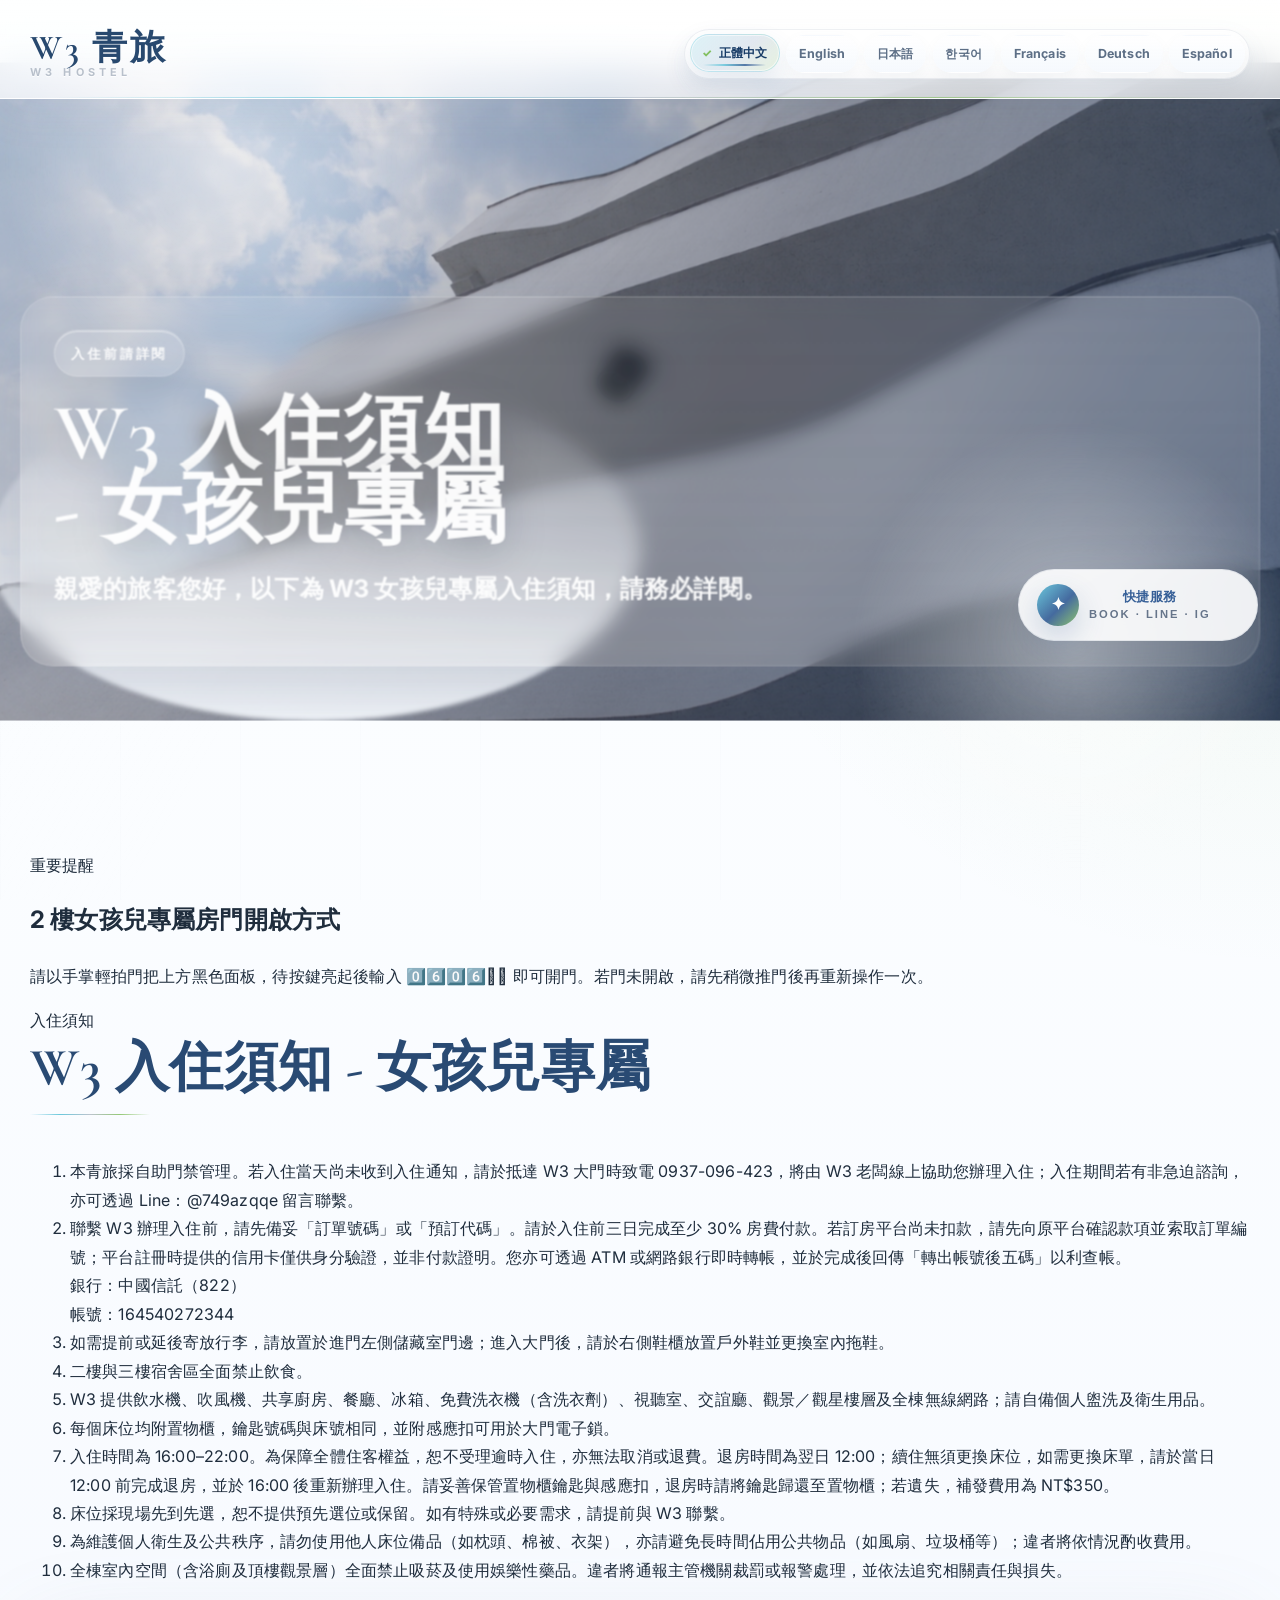
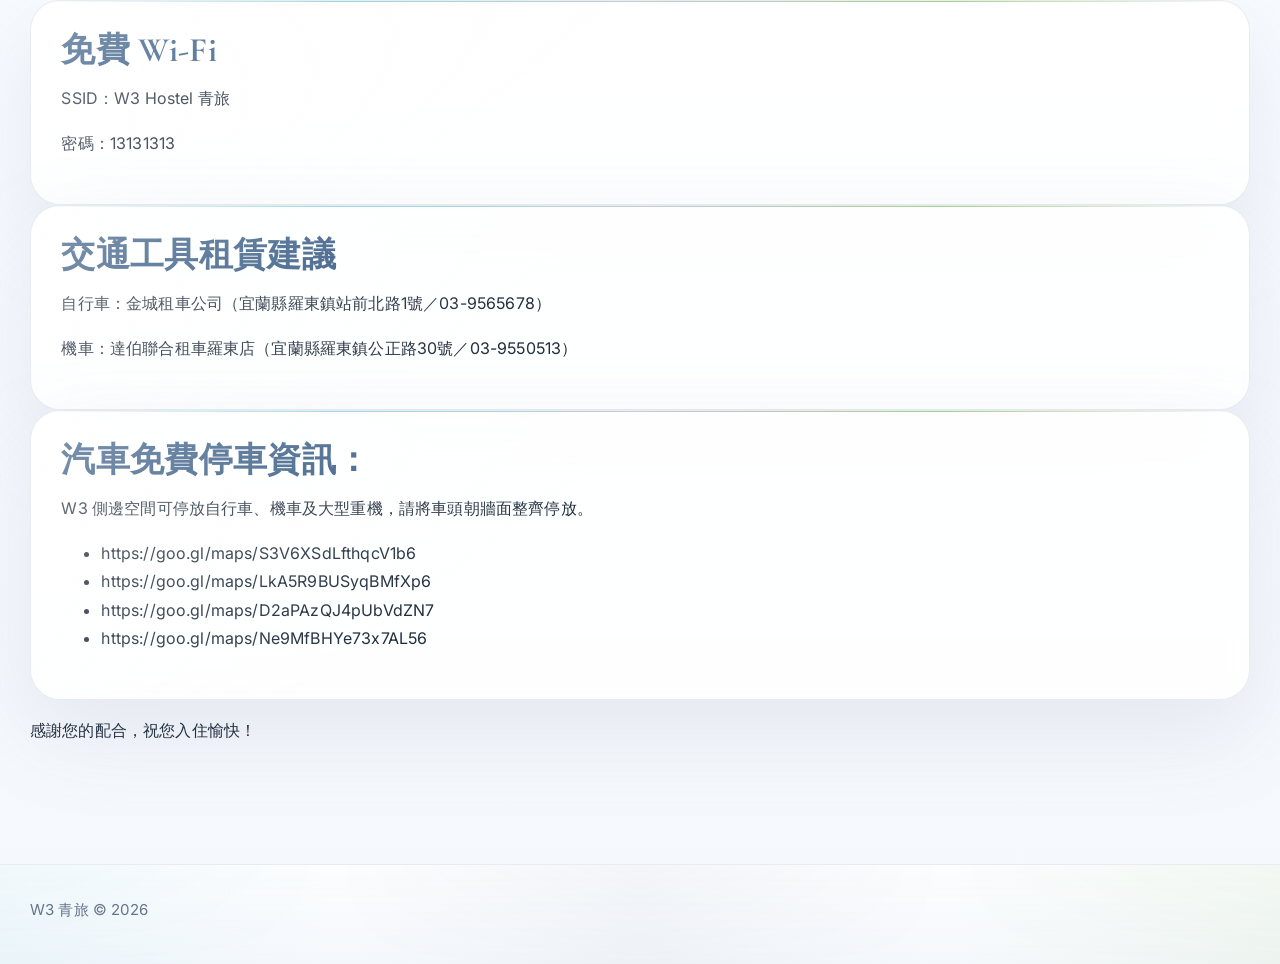
<file: rules_G.html>
<!DOCTYPE html>
<html lang="zh-Hant">
<head>
  <meta charset="UTF-8" />
  <meta name="viewport" content="width=device-width, initial-scale=1.0" />
  <meta name="theme-color" content="#ffffff" />
  <meta name="author" content="James Pan | wap4u@icloud.com | +14158880807" />
  <title>W3 入住須知 - 女孩兒專屬｜W3 青旅</title>
  <meta name="description" content="W3 青旅入住須知、自助入住、付款、門禁、退房、公共空間、Wi-Fi、交通租賃與停車資訊。" />
  <meta name="keywords" content="W3 入住須知, W3 青旅, 羅東青旅入住, 羅東住宿規則" />
  <link rel="canonical" href="https://w3-hostel.win/houserules_F.html" />
  <meta property="og:title" content="W3 入住須知 - 女孩兒專屬｜W3 青旅" />
  <meta property="og:description" content="W3 青旅入住須知、自助入住、付款、門禁、退房、公共空間、Wi-Fi、交通租賃與停車資訊。" />
  <meta property="og:image" content="https://w3-hostel.win/assets/images/main-01.jpg" />
  <meta property="og:url" content="https://w3-hostel.win/houserules_F.html" />
  <meta property="og:type" content="website" />
  <link rel="alternate" hreflang="x-default" href="https://w3-hostel.win/houserules_F.html" />
  <link rel="alternate" hreflang="zh-Hant" href="https://w3-hostel.win/houserules_F.html?lang=zh-Hant" />
  <link rel="alternate" hreflang="en" href="https://w3-hostel.win/houserules_F.html?lang=en" />
  <link rel="alternate" hreflang="ja" href="https://w3-hostel.win/houserules_F.html?lang=ja" />
  <link rel="alternate" hreflang="ko" href="https://w3-hostel.win/houserules_F.html?lang=ko" />
  <link rel="alternate" hreflang="fr" href="https://w3-hostel.win/houserules_F.html?lang=fr" />
  <link rel="alternate" hreflang="de" href="https://w3-hostel.win/houserules_F.html?lang=de" />
  <link rel="alternate" hreflang="es" href="https://w3-hostel.win/houserules_F.html?lang=es" />
  <link rel="preconnect" href="https://fonts.googleapis.com" />
  <link rel="preconnect" href="https://fonts.gstatic.com" crossorigin />
  <link href="https://fonts.googleapis.com/css2?family=Cormorant+Garamond:wght@500;600;700&family=Inter:wght@400;500;600;700;800&display=swap" rel="stylesheet" />
  <link rel="stylesheet" href="assets/css/styles.css" />
  <script async src="https://www.googletagmanager.com/gtag/js?id=G-Y6GL0WTBMC"></script>
  <script>
    window.dataLayer = window.dataLayer || [];
    function gtag(){dataLayer.push(arguments);}
    gtag('js', new Date());
    gtag('config', 'G-Y6GL0WTBMC');
  </script>
</head>
<body data-page-key="houserules" data-page-variant="female">
  <header class="topbar">
    <div class="container nav rules-nav">
      <div class="brand">W3 青旅<small>W3 HOSTEL</small></div>
      <div class="lang-switch header-lang" aria-label="Language switcher">
<button data-lang="zh-Hant">正體中文</button>
<button data-lang="en">English</button>
<button data-lang="ja">日本語</button>
<button data-lang="ko">한국어</button>
<button data-lang="fr">Français</button>
<button data-lang="de">Deutsch</button>
<button data-lang="es">Español</button>
      </div>
    </div>
  </header>

  <section class="page-hero rules-hero" style="background:url('assets/images/space-00.jpg') center/cover no-repeat">
    <div class="container">
      <div class="eyebrow" data-i18n="houserules.heroKicker">入住前請詳閱</div>
      <h1 data-i18n="houserules.femaleTitle">W3 入住須知 - 女孩兒專屬</h1>
      <h2 data-i18n="houserules.heroDescF">親愛的旅客您好，以下為 W3 入住須知，請務必詳閱。</h2>
    </div>
  </section>

  <main>
    <section class="rules-section">
      <div class="container rules-layout">

        <article class="rules-alert reveal">
          <div class="rules-alert-kicker" data-i18n="houserules.important">重要提醒</div>
          <h2 data-i18n="houserules.doorTitle">2 樓女孩兒專屬房門開啟方式</h2>
          <p data-i18n="houserules.doorText">請以手掌輕拍門把上方黑色面板，待按鍵亮起後輸入 0️⃣6️⃣0️⃣6️⃣＊️⃣ 即可開門。若門未開啟，請先稍微推門後再重新操作一次。</p>
        </article>
        <article class="rules-card reveal">
          <div class="section-head rules-head">
            <span data-i18n="houserules.sectionTitle">入住須知</span>
            <h2 data-i18n="houserules.femaleTitle">W3 入住須知 - 女孩兒專屬</h2>
          </div>
          <ol class="rules-list">
            <li><span data-i18n="houserules.rules.0"></span></li>
            <li><span data-i18n="houserules.rules.1"></span><div class="rules-subnote"><span data-i18n="houserules.bank">銀行：中國信託（822）</span><br><span data-i18n="houserules.account">帳號：164540272344</span></div></li>
            <li><span data-i18n="houserules.rules.2"></span></li>
            <li><span data-i18n="houserules.rules.3"></span></li>
            <li><span data-i18n="houserules.rules.4"></span></li>
            <li><span data-i18n="houserules.rules.5"></span></li>
            <li><span data-i18n="houserules.rules.6"></span></li>
            <li><span data-i18n="houserules.rules.7"></span></li>
            <li><span data-i18n="houserules.rules.8"></span></li>
            <li><span data-i18n="houserules.rules.9"></span></li>
          </ol>
        </article>

        <div class="rules-info-grid">
          <article class="card reveal rules-info-card">
            <h3 data-i18n="houserules.wifiTitle">免費 Wi-Fi</h3>
            <p data-i18n="houserules.wifiName">SSID：W3 Hostel 青旅</p>
            <p data-i18n="houserules.wifiPass">密碼：13131313</p>
          </article>
          <article class="card reveal rules-info-card">
            <h3 data-i18n="houserules.transportTitle">交通工具租賃建議</h3>
            <p data-i18n="houserules.bike">自行車：金城租車公司（宜蘭縣羅東鎮站前北路1號／03-9565678）</p>
            <p data-i18n="houserules.scooter">機車：達伯聯合租車羅東店（宜蘭縣羅東鎮公正路30號／03-9550513）</p>
          </article>
          <article class="card reveal rules-info-card rules-parking-card">
            <h3 data-i18n="houserules.parkingTitle">汽車免費停車資訊：</h3>
            <p data-i18n="houserules.parkingIntro">W3 側邊空間可停放自行車、機車及大型重機，請將車頭朝牆面整齊停放。</p>
            <ul class="parking-links">
              <li><a href="https://goo.gl/maps/S3V6XSdLfthqcV1b6" target="_blank" rel="noopener">https://goo.gl/maps/S3V6XSdLfthqcV1b6</a></li>
              <li><a href="https://goo.gl/maps/LkA5R9BUSyqBMfXp6" target="_blank" rel="noopener">https://goo.gl/maps/LkA5R9BUSyqBMfXp6</a></li>
              <li><a href="https://goo.gl/maps/D2aPAzQJ4pUbVdZN7" target="_blank" rel="noopener">https://goo.gl/maps/D2aPAzQJ4pUbVdZN7</a></li>
              <li><a href="https://goo.gl/maps/Ne9MfBHYe73x7AL56" target="_blank" rel="noopener">https://goo.gl/maps/Ne9MfBHYe73x7AL56</a></li>
            </ul>
          </article>
        </div>

        <p class="rules-thanks reveal" data-i18n="houserules.thanks">感謝您的配合，祝您入住愉快！</p>
      </div>
    </section>
  </main>

  <footer class="site-footer">
    <div class="container footer-inner">
      <div class="small" data-i18n="footer.rights">W3 青旅版權所有 © 2026</div>
    </div>
  </footer>

  <script src="assets/js/site.js"></script>
</body>
</html>
</file>
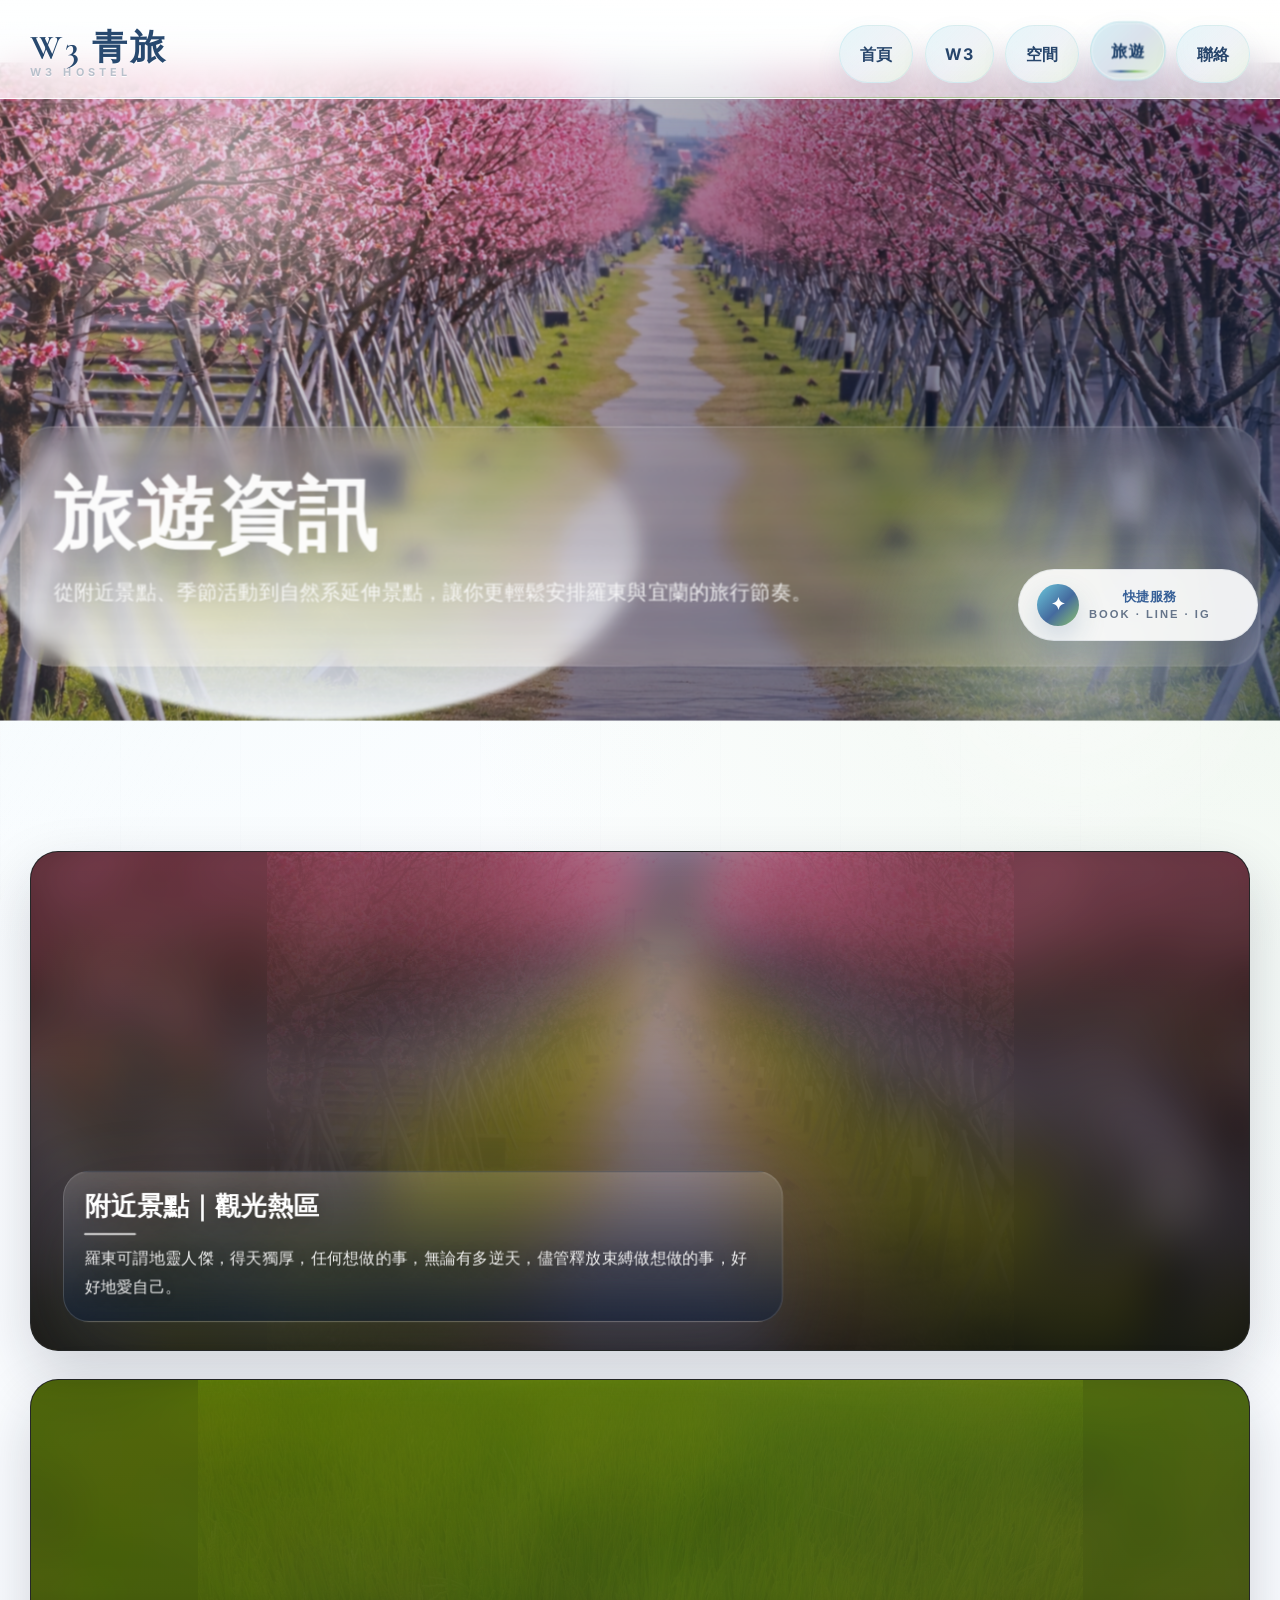
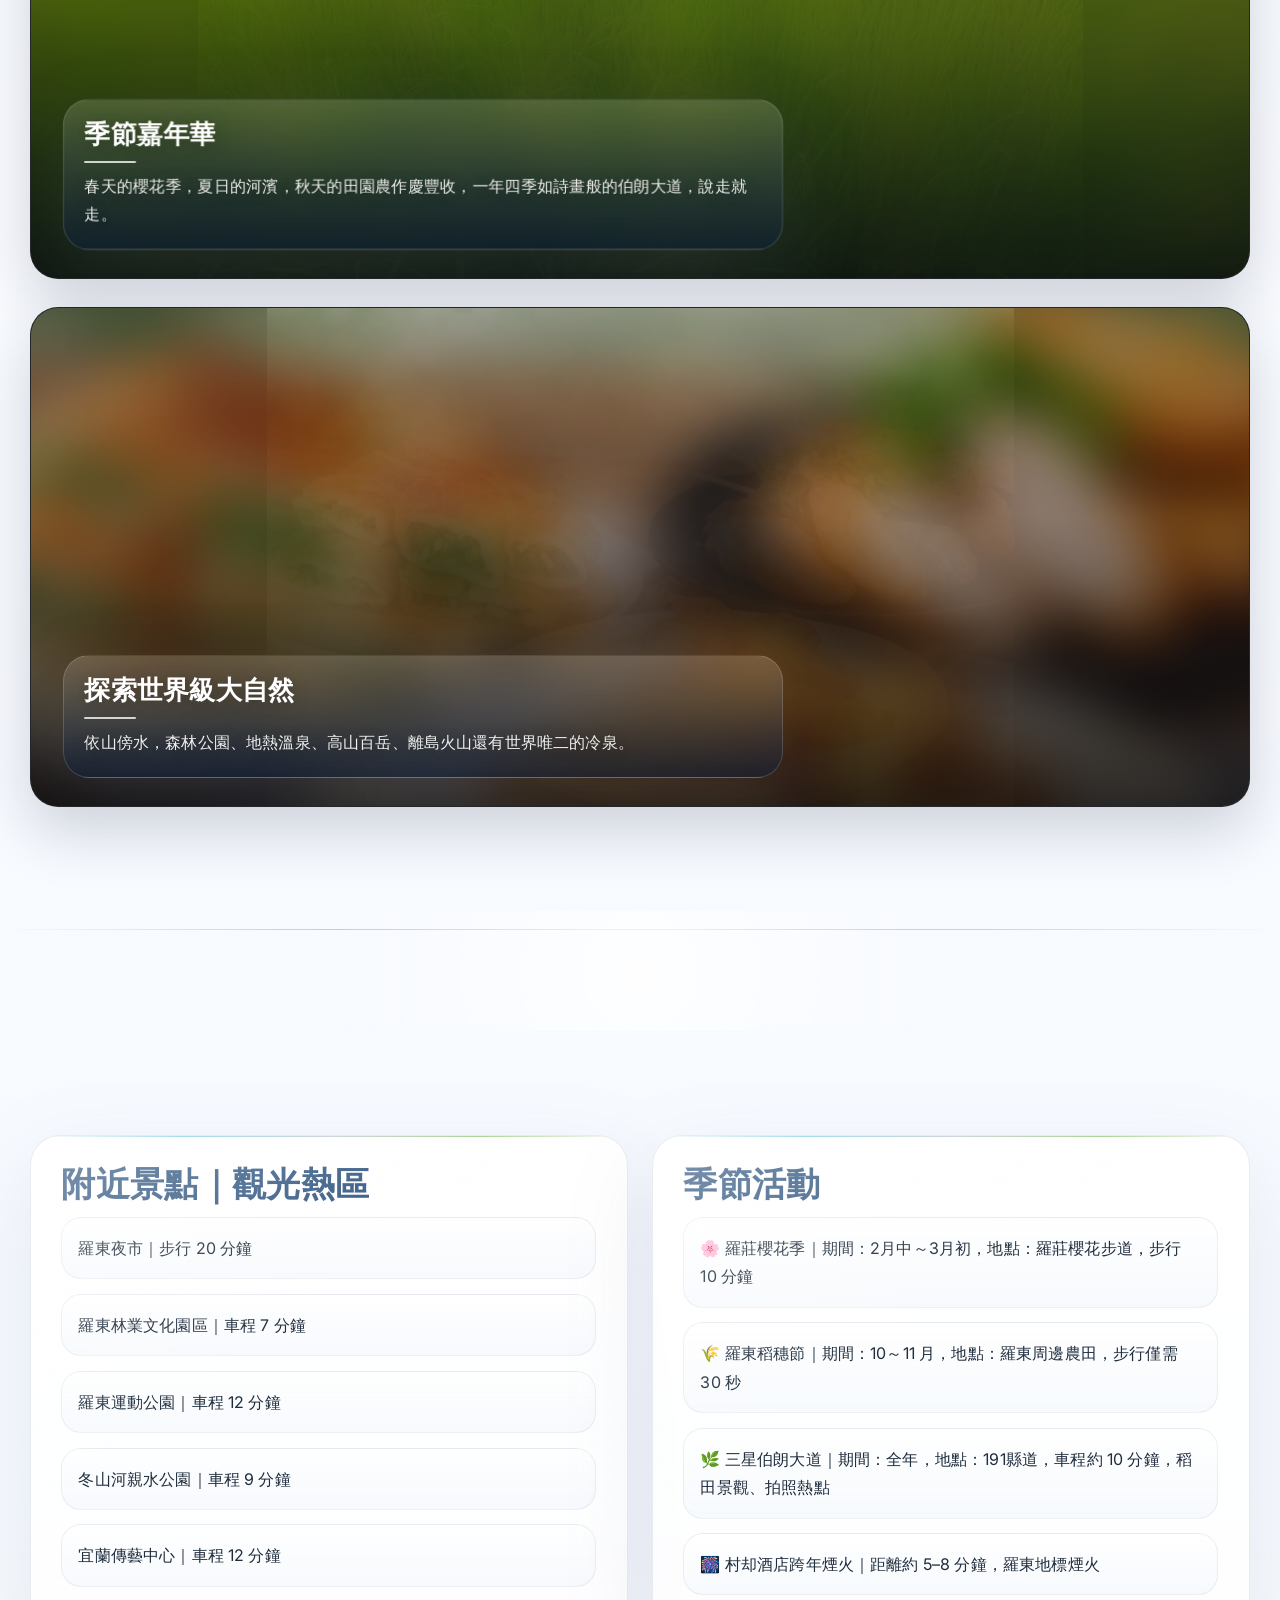
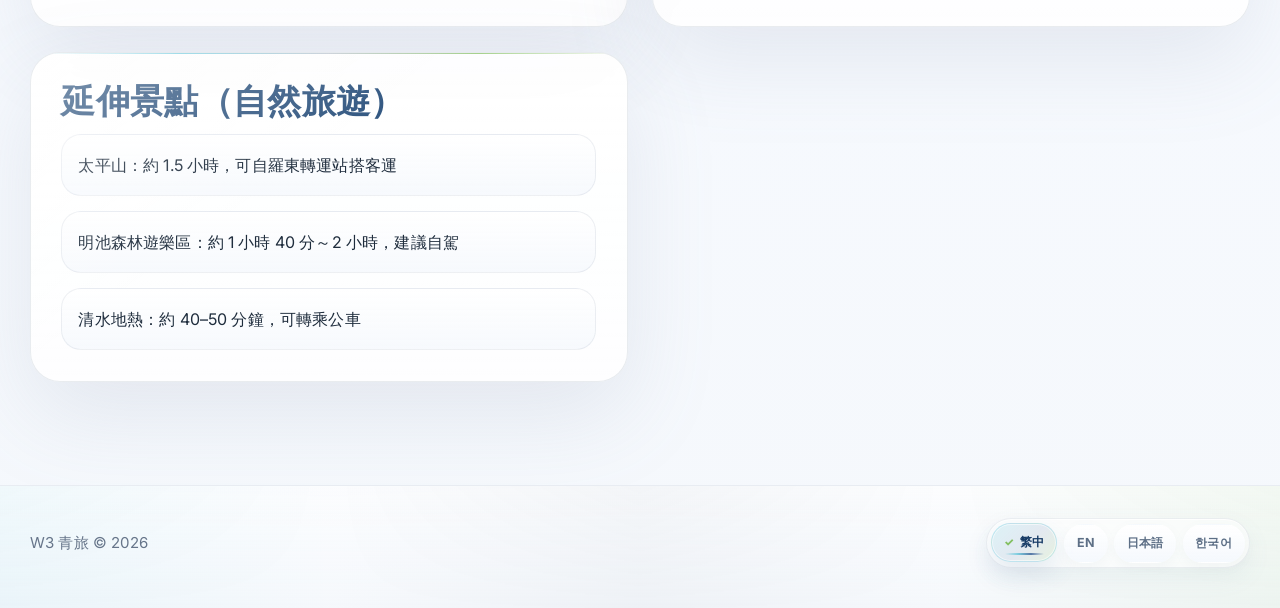
<file: travel-focus.html>
<!DOCTYPE html>
<html lang="zh-Hant">
<head>
  <meta charset="UTF-8" />
  <meta name="viewport" content="width=device-width, initial-scale=1.0" />
  <meta name="theme-color" content="#ffffff" />
  <title>旅遊資訊｜羅東 W3</title>
  <meta name="description" content="羅東 W3 周邊旅遊資訊，包含附近景點、季節活動與宜蘭自然系延伸景點，方便安排停留與移動節奏。" />
  <link rel="canonical" href="https://w3-hostel.win/travel-focus.html" />
  <meta property="og:title" content="旅遊資訊｜羅東 W3" />
  <meta property="og:description" content="從羅東夜市到櫻花季、稻穗節與自然延伸景點，入住 W3 更容易規劃在地與周邊旅程。" />
  <meta property="og:image" content="https://w3-hostel.win/assets/images/travel-04.jpg" />
  <meta property="og:url" content="https://w3-hostel.win/travel-focus.html" />
  <meta property="og:type" content="website" />
  <link rel="alternate" hreflang="zh-Hant" href="https://w3-hostel.win/travel-focus.html" />
  <link rel="alternate" hreflang="en" href="https://w3-hostel.win/travel-focus.html?lang=en" />
  <link rel="alternate" hreflang="ja" href="https://w3-hostel.win/travel-focus.html?lang=ja" />
  <link rel="alternate" hreflang="ko" href="https://w3-hostel.win/travel-focus.html?lang=ko" />
  <script type="application/ld+json">{
    "@context":"https://schema.org",
    "@type":"TouristTrip",
    "name":"W3 Hostel Travel Info",
    "description":"附近景點、季節活動與自然旅遊延伸資訊。",
    "image":"https://w3-hostel.win/assets/images/travel-04.jpg",
    "provider":{"@type":"Hostel","name":"W3 Hostel","url":"https://w3-hostel.win/"}
  }</script>
  <link rel="preconnect" href="https://fonts.googleapis.com" />
  <link rel="preconnect" href="https://fonts.gstatic.com" crossorigin />
  <link href="https://fonts.googleapis.com/css2?family=Cormorant+Garamond:wght@500;600;700&family=Inter:wght@400;500;600;700;800&display=swap" rel="stylesheet" />
  <link rel="stylesheet" href="assets/css/styles.css" />
</head>
<body>
  <header class="topbar"><div class="container nav"><a class="brand" href="index.html">W3 青旅<small>W3 HOSTEL</small></a><nav class="nav-links"><a href="index.html" data-nav-index="0">首頁</a><a href="w3.html" data-nav-index="1">W3</a><a href="rooms-services.html" data-nav-index="2">空間與設施</a><a class="active" href="travel-focus.html" data-nav-index="3">旅遊資訊</a><a href="contact-access.html" data-nav-index="4">聯絡與交通</a></nav></div></header>
  <section class="page-hero" style="background:url('assets/images/travel-01.jpg') center/cover no-repeat"><div class="container"><h1>旅遊資訊</h1><p>從附近景點、季節活動到自然系延伸景點，讓你更輕鬆安排羅東與宜蘭的旅行節奏。</p></div></section>
  <main>
    <section>
      <div class="container parallax-stack">
        <div class="parallax reveal" style="background-image:url('assets/images/travel-01.jpg')"><div class="overlay-text"><h3>附近景點｜觀光熱區</h3><p>羅東可謂地靈人傑，得天獨厚，任何想做的事，無論有多逆天，儘管釋放束縛做想做的事，好好地愛自己。</p></div></div>
        <div class="parallax reveal" style="background-image:url('assets/images/travel-02.jpg')"><div class="overlay-text"><h3>季節嘉年華</h3><p>春天的櫻花季，夏日的河濱，秋天的田園農作慶豐收，一年四季如詩畫般的伯朗大道，說走就走。</p></div></div>
        <div class="parallax reveal" style="background-image:url('assets/images/travel-04.jpg')"><div class="overlay-text"><h3>探索世界級大自然</h3><p>依山傍水，森林公園、地熱溫泉、高山百岳、離島火山還有世界唯二的冷泉。</p></div></div>
      </div>
    </section>
    <section>
      <div class="container info-grid">
        <article class="card reveal"><h3>附近景點｜觀光熱區</h3><ul class="service-list"><li>羅東夜市｜步行 20 分鐘</li><li>羅東林業文化園區｜車程 7 分鐘</li><li>羅東運動公園｜車程 12 分鐘</li><li>冬山河親水公園｜車程 9 分鐘</li><li>宜蘭傳藝中心｜車程 12 分鐘</li></ul></article>
        <article class="card reveal"><h3>季節活動</h3><ul class="service-list"><li>🌸 羅莊櫻花季｜期間：2月中～3月初，地點：羅莊櫻花步道，步行 10 分鐘</li><li>🌾 羅東稻穗節｜期間：10～11 月，地點：羅東周邊農田，步行僅需 30 秒</li><li>🌿 三星伯朗大道｜期間：全年，地點：191縣道，車程約 10 分鐘，稻田景觀、拍照熱點</li><li>🎆 村却酒店跨年煙火｜距離約 5–8 分鐘，羅東地標煙火</li></ul></article>
        <article class="card reveal"><h3>延伸景點（自然旅遊）</h3><ul class="service-list"><li>太平山：約 1.5 小時，可自羅東轉運站搭客運</li><li>明池森林遊樂區：約 1 小時 40 分～2 小時，建議自駕</li><li>清水地熱：約 40–50 分鐘，可轉乘公車</li></ul></article>
      </div>
    </section>
  </main>
  <footer class="site-footer"><div class="container footer-inner"><div class="small" data-i18n="footer.rights">版權所有 © 2025 W3 青旅 W3 Hostel. All Rights Reserved.</div><div class="lang-switch"><button data-lang="zh-Hant" class="active">繁中</button><button data-lang="en">EN</button><button data-lang="ja">日本語</button><button data-lang="ko">한국어</button></div></div></footer>
  <script src="assets/js/site.js"></script>
</body>
</html>
</file>
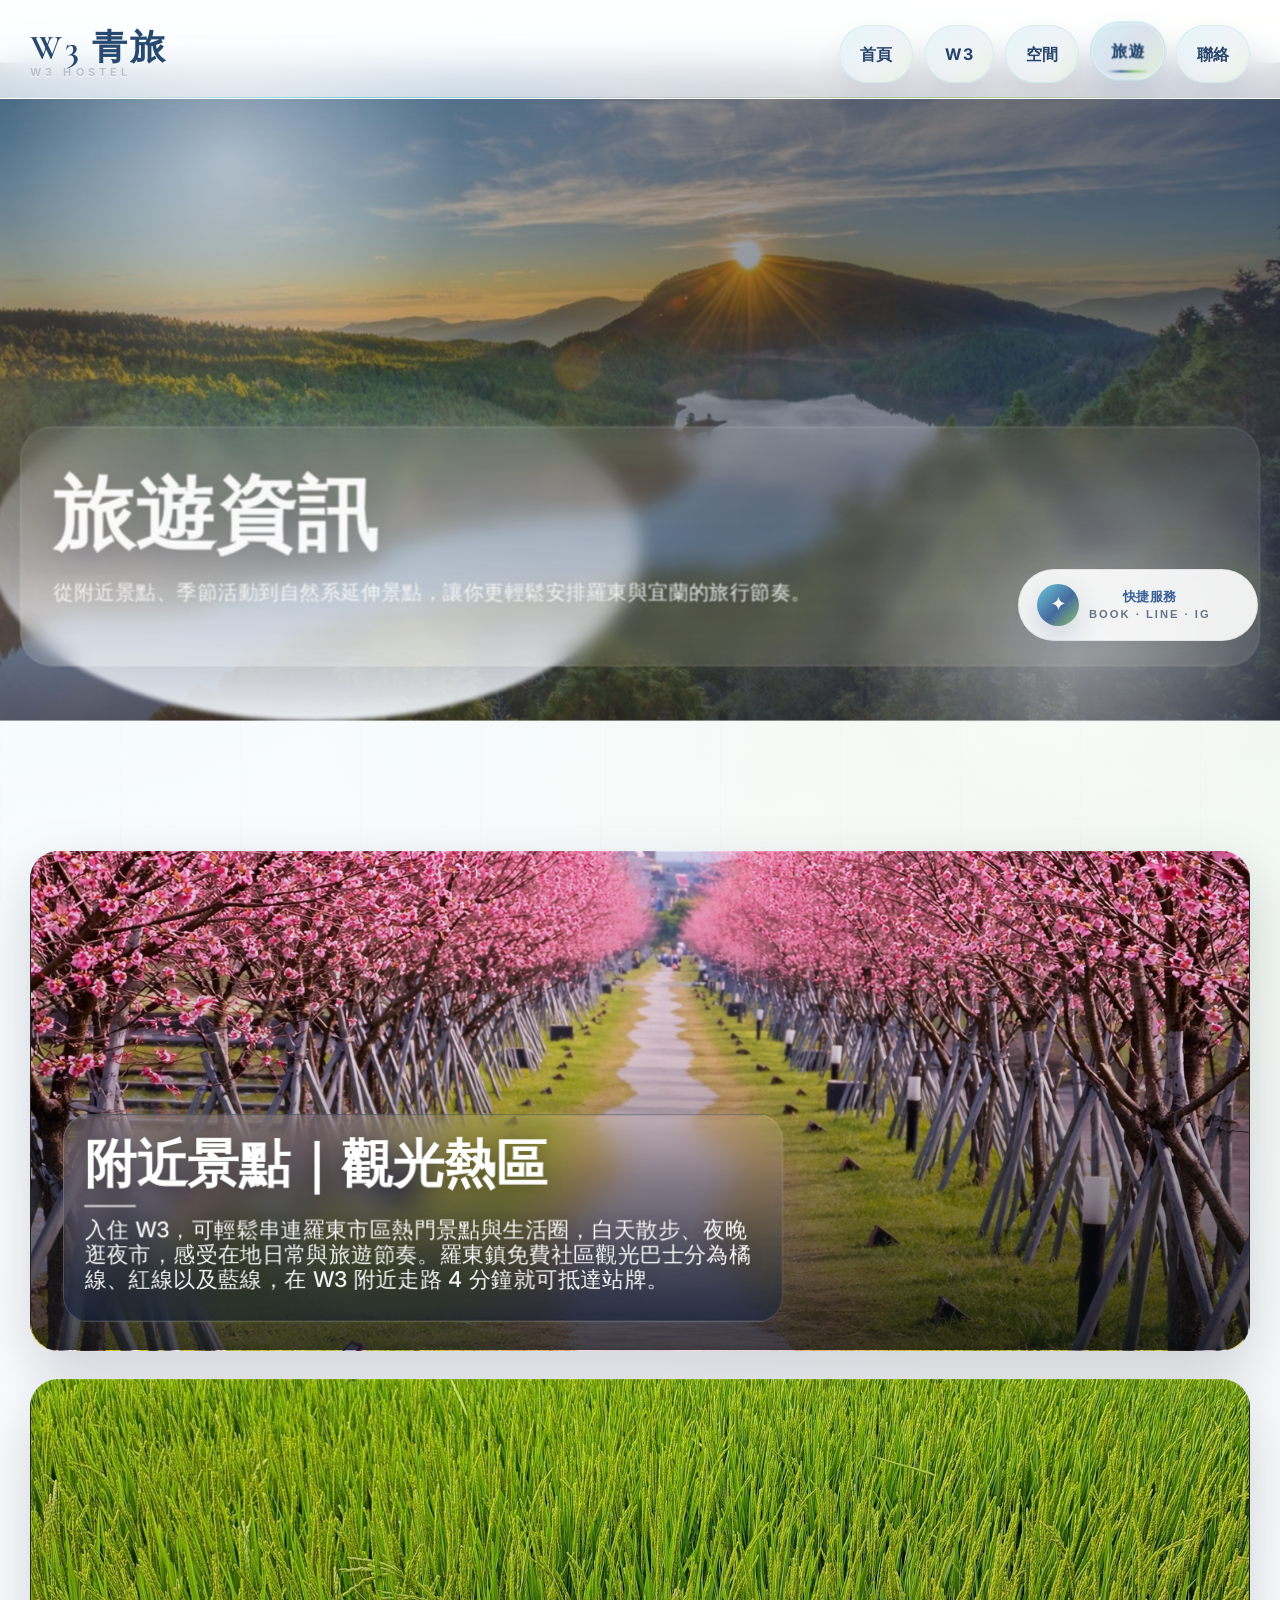
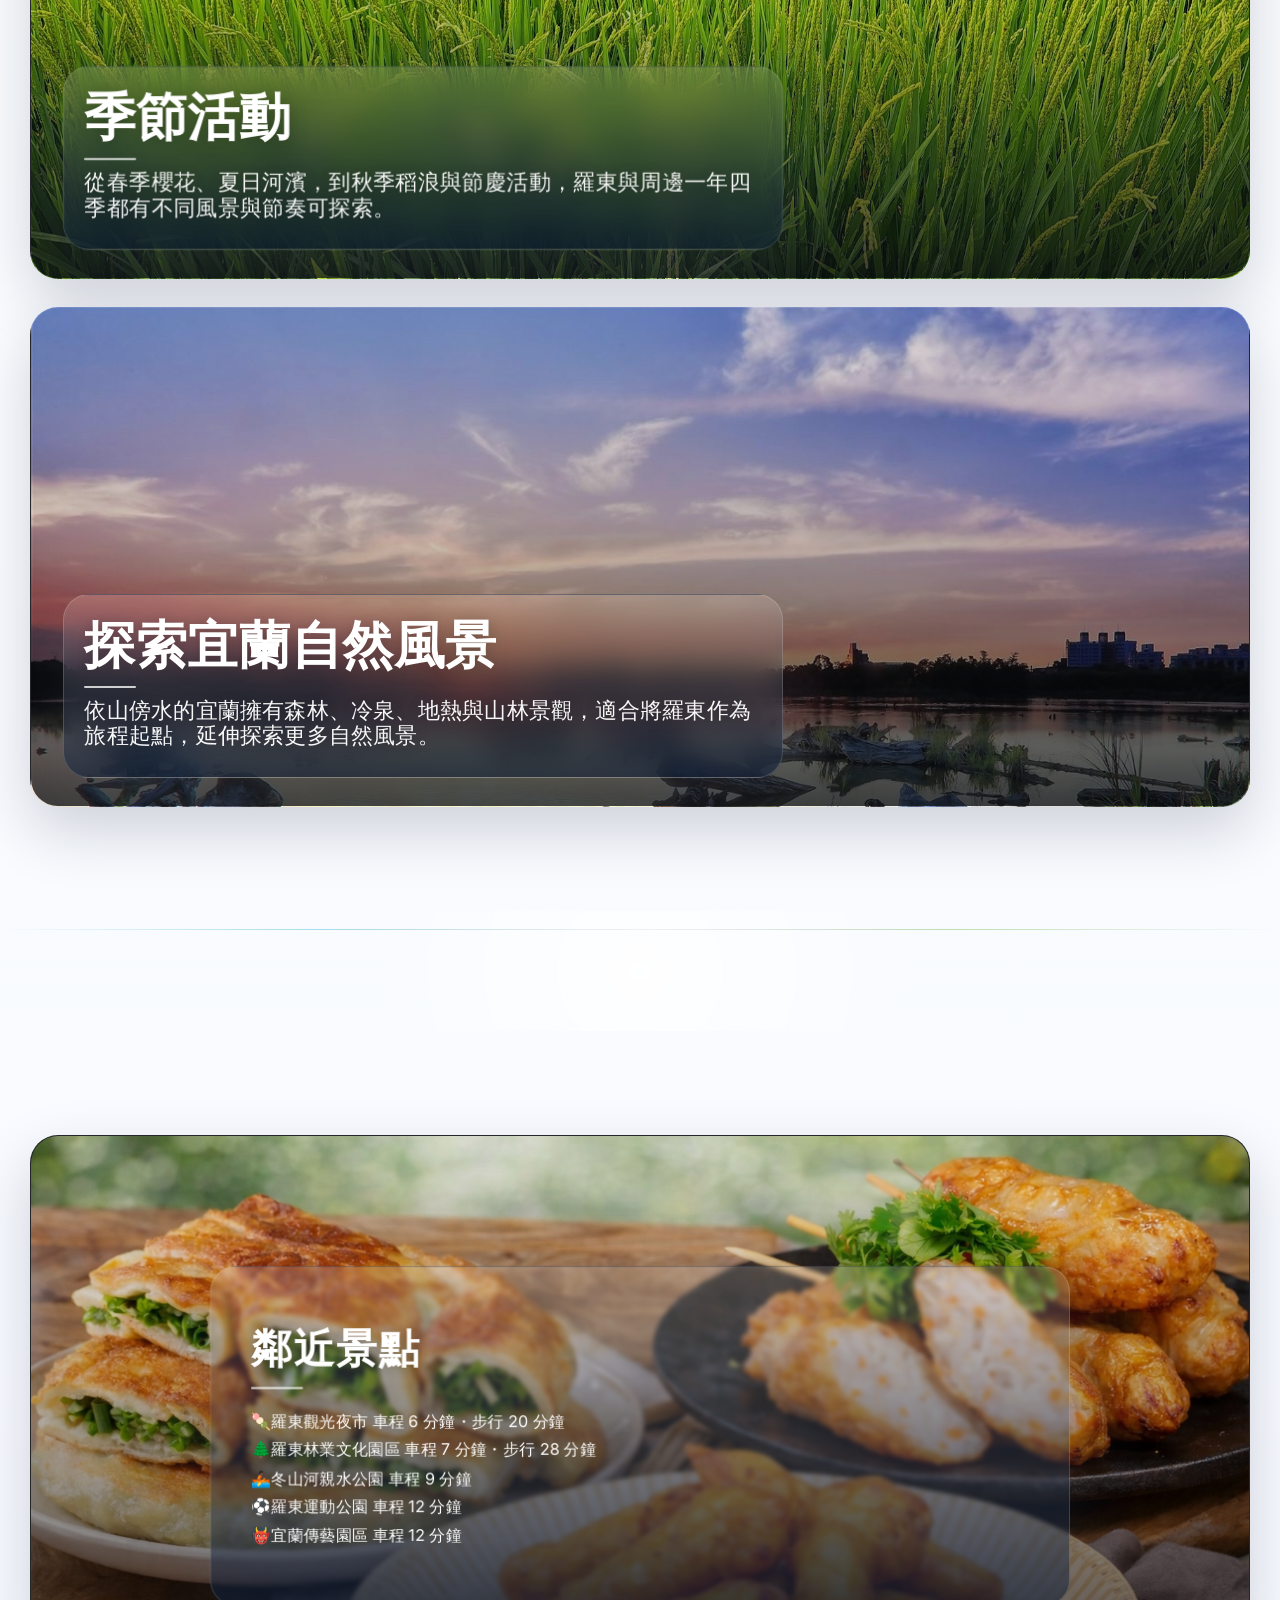
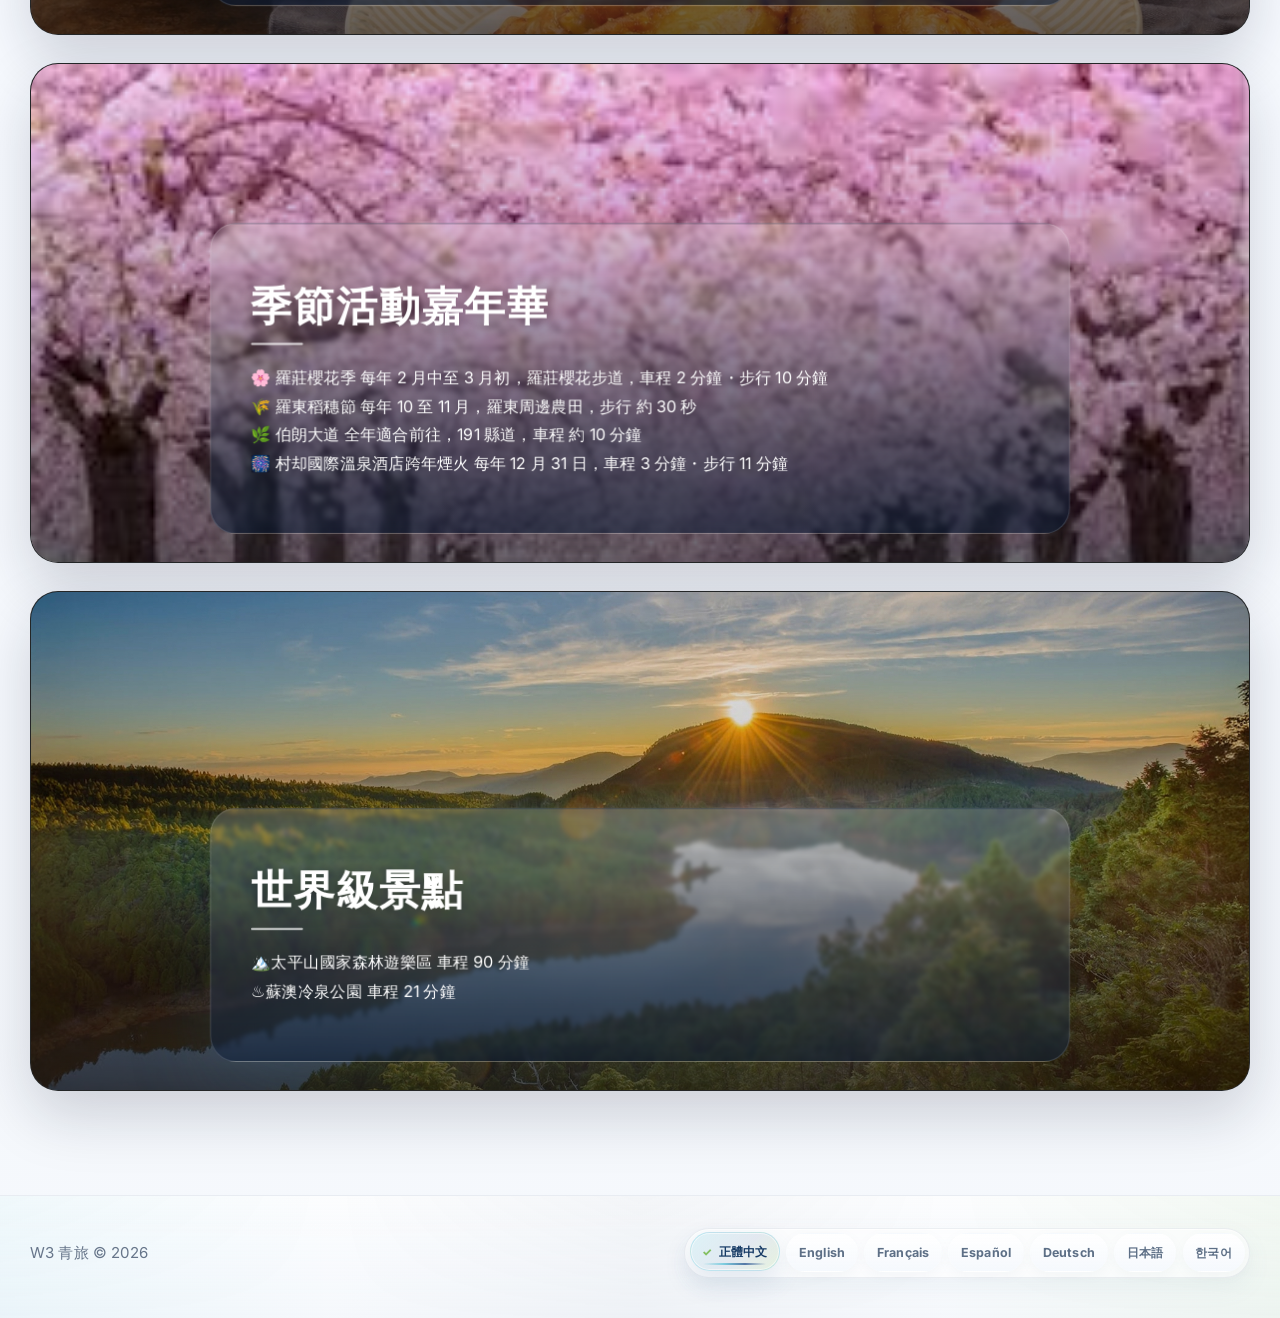
<file: travel.html>
<!DOCTYPE html>
<html lang="zh-Hant">
<head>
  <meta charset="UTF-8" />
  <meta name="viewport" content="width=device-width, initial-scale=1.0" />
  <meta name="theme-color" content="#ffffff" />
  <meta name="author" content="James Pan | wap4u@icloud.com | +14158880807" />
  <title>羅東旅遊資訊｜夜市・轉運站・自行車・宜蘭景點｜W3 青旅</title>
  <meta name="description" content="整理羅東夜市、羅東火車站、轉運站、社區觀光巴士、自行車路線與宜蘭熱門景點，適合入住 W3 青旅的背包客、團體與自由行旅客規劃行程。" />
  <meta name="keywords" content="羅東旅遊, 羅東夜市, 羅東火車站, 羅東轉運站, 羅東自行車, 羅東觀光巴士, 宜蘭景點, 宜蘭自然景點, 羅東住宿行程, 背包客旅行, 團體旅遊住宿, W3 Hostel" />
  <link rel="canonical" href="https://w3-hostel.win/travel.html" />
  <meta property="og:title" content="羅東旅遊資訊｜夜市・轉運站・自行車・宜蘭景點" />
  <meta property="og:description" content="從羅東夜市、交通節點到宜蘭自然景點，入住 W3 更容易安排背包客與團體旅行。" />
  <meta property="og:image" content="https://w3-hostel.win/assets/images/travel-00.jpg" />
  <meta property="og:url" content="https://w3-hostel.win/travel.html" />
  <meta property="og:type" content="website" />
  <link rel="alternate" hreflang="x-default" href="https://w3-hostel.win/travel.html" />
  <link rel="alternate" hreflang="zh-Hant" href="https://w3-hostel.win/travel.html" />
  <link rel="alternate" hreflang="en" href="https://w3-hostel.win/travel.html?lang=en" />
  <link rel="alternate" hreflang="fr" href="https://w3-hostel.win/travel.html?lang=fr" />
  <link rel="alternate" hreflang="es" href="https://w3-hostel.win/travel.html?lang=es" />
  <link rel="alternate" hreflang="de" href="https://w3-hostel.win/travel.html?lang=de" />
  <link rel="alternate" hreflang="ja" href="https://w3-hostel.win/travel.html?lang=ja" />
  <link rel="alternate" hreflang="ko" href="https://w3-hostel.win/travel.html?lang=ko" />
  <script type="application/ld+json">{
    "@context":"https://schema.org",
    "@type":"TouristTrip",
    "name":"W3 Hostel Travel Info",
    "description":"附近景點、季節活動與自然旅遊延伸資訊。",
    "image":"https://w3-hostel.win/assets/images/travel-04.jpg",
    "provider":{"@type":"Hostel","name":"W3 Hostel","url":"https://w3-hostel.win/"}
  }</script>
  <link rel="preconnect" href="https://fonts.googleapis.com" />
  <link rel="preconnect" href="https://fonts.gstatic.com" crossorigin />
  <link href="https://fonts.googleapis.com/css2?family=Cormorant+Garamond:wght@500;600;700&family=Inter:wght@400;500;600;700;800&display=swap" rel="stylesheet" />
  <link rel="stylesheet" href="assets/css/styles.css" />
  <script async src="https://www.googletagmanager.com/gtag/js?id=G-Y6GL0WTBMC"></script>
  <script>
    window.dataLayer = window.dataLayer || [];
    function gtag(){dataLayer.push(arguments);}
    gtag('js', new Date());
    gtag('config', 'G-Y6GL0WTBMC');
  </script>
</head>
<body>
  <header class="topbar">
    <div class="container nav">
      <a class="brand" href="index.html">W3 青旅<small>W3 HOSTEL</small></a>
      <nav class="nav-links">
        <a href="index.html" data-nav-index="0">首頁</a>
        <a href="w3.html" data-nav-index="1">W3</a>
        <a href="space.html" data-nav-index="2">空間</a>
        <a class="active" href="travel.html" data-nav-index="3">旅遊</a>
        <a href="contact.html" data-nav-index="4">聯絡</a>
      </nav>
    </div>
  </header>

  <section class="page-hero" style="background:url('assets/images/travel-00.jpg') center/cover no-repeat">
    <div class="container">
      <h1 data-i18n="travel.heroTitle">羅東旅遊資訊｜夜市、車站與宜蘭景點</h1>
      <p data-i18n="travel.heroDesc">從羅東夜市、羅東火車站、轉運站、自行車路線、季節活動到宜蘭自然景點，讓背包客、自由行與團體旅客更輕鬆安排羅東住宿行程。</p>
    </div>
  </section>

  <main>
    <section>
      <div class="container parallax-stack">
        <div class="parallax reveal image-cover" style="background-image:url('assets/images/travel-01.jpg')">
          <div class="overlay-text">
            <h1 data-i18n="travel.p1t">附近景點｜羅東夜市與交通生活圈</h1>
            <h2 data-i18n="travel.p1d">入住 W3，可輕鬆串連羅東夜市、羅東火車站、轉運站與市區生活圈。白天散步或騎自行車探索，夜晚逛夜市；羅東鎮免費社區觀光巴士分為橘線、紅線以及藍線，在 W3 附近走路 4 分鐘就可抵達站牌。</h2>
          </div>
        </div>

        <div class="parallax reveal image-cover" style="background-image:url('assets/images/travel-02.jpg')">
          <div class="overlay-text">
            <h1 data-i18n="travel.p2t">季節活動</h1>
            <h2 data-i18n="travel.p2d">從春季櫻花、夏日河濱，到秋季稻浪與節慶活動，羅東與周邊一年四季都有不同風景與節奏可探索。</h2>
          </div>
        </div>

        <div class="parallax reveal image-cover" style="background-image:url('assets/images/travel-03.jpg')">
          <div class="overlay-text">
            <h1 data-i18n="travel.p3t">探索宜蘭自然風景</h1>
            <h2 data-i18n="travel.p3d">依山傍水的宜蘭擁有森林、冷泉、地熱與山林景觀，適合將羅東作為旅程起點，延伸探索更多自然風景。</h2>
          </div>
        </div>
      </div>
    </section>

    <section>
      <div class="container parallax-stack">
        <div class="parallax reveal image-cover parallax-carousel">
          <div class="parallax-slides">
            <div class="parallax-slide active" style="background-image:url('assets/images/travel-04.jpg')"></div>
            <div class="parallax-slide" style="background-image:url('assets/images/travel-05.jpg')"></div>
            <div class="parallax-slide" style="background-image:url('assets/images/travel-06.jpg')"></div>
            <div class="parallax-slide" style="background-image:url('assets/images/travel-07.jpg')"></div>
            <div class="parallax-slide" style="background-image:url('assets/images/travel-08.jpg')"></div>
          </div>

          <div class="overlay-text spot-overlay">
            <h1 data-i18n="travel.p4t">鄰近景點</h1>
            <div class="spot-card-grid">
              <article class="spot-card">
                <span class="spot-name" data-i18n="travel.p4c1n">羅東觀光夜市</span>
                <span class="spot-meta" data-i18n="travel.p4c1m">🚖 6 分鐘・🚶 20 分鐘</span>
              </article>
              <article class="spot-card">
                <span class="spot-name" data-i18n="travel.p4c2n">羅東林業文化園區</span>
                <span class="spot-meta" data-i18n="travel.p4c2m">🚖 7 分鐘・🚶 28 分鐘</span>
              </article>
              <article class="spot-card">
                <span class="spot-name" data-i18n="travel.p4c3n">冬山河親水公園</span>
                <span class="spot-meta" data-i18n="travel.p4c3m">🚖 9 分鐘</span>
              </article>
              <article class="spot-card">
                <span class="spot-name" data-i18n="travel.p4c4n">羅東運動公園</span>
                <span class="spot-meta" data-i18n="travel.p4c4m">🚖 12 分鐘</span>
              </article>
              <article class="spot-card">
                <span class="spot-name" data-i18n="travel.p4c5n">宜蘭傳藝園區</span>
                <span class="spot-meta" data-i18n="travel.p4c5m">🚖 12 分鐘</span>
              </article>
            </div>
          </div>
        </div>

        <div class="parallax reveal image-cover parallax-carousel">
          <div class="parallax-slides">
            <div class="parallax-slide active" style="background-image:url('assets/images/travel-09.jpg')"></div>
            <div class="parallax-slide" style="background-image:url('assets/images/travel-10.jpg')"></div>
            <div class="parallax-slide" style="background-image:url('assets/images/travel-11.jpg')"></div>
            <div class="parallax-slide" style="background-image:url('assets/images/travel-12.jpg')"></div>
          </div>

          <div class="overlay-text spot-overlay">
            <h1 data-i18n="travel.p5t">季節活動嘉年華</h1>
            <div class="spot-card-grid">
              <article class="spot-card">
                <span class="spot-name" data-i18n="travel.p5c1n">🌸 羅莊櫻花季</span>
                <span class="spot-meta" data-i18n="travel.p5c1m">每年 2 月中至 3 月初，羅莊櫻花步道，🚖 2 分鐘・🚶 10 分鐘</span>
              </article>
              <article class="spot-card">
                <span class="spot-name" data-i18n="travel.p5c2n">🌾 羅東稻穗節</span>
                <span class="spot-meta" data-i18n="travel.p5c2m">每年 10 至 11 月，羅東周邊農田，🚶 約 30 秒</span>
              </article>
              <article class="spot-card">
                <span class="spot-name" data-i18n="travel.p5c3n">🌿 伯朗大道</span>
                <span class="spot-meta" data-i18n="travel.p5c3m">全年適合前往，191 縣道，🚖 約 10 分鐘</span>
              </article>
              <article class="spot-card">
                <span class="spot-name" data-i18n="travel.p5c4n">🎆 村却國際溫泉酒店跨年煙火</span>
                <span class="spot-meta" data-i18n="travel.p5c4m">每年 12 月 31 日，🚖 3 分鐘・🚶 11 分鐘</span>
              </article>
            </div>
          </div>
        </div>

        <div class="parallax reveal image-cover parallax-carousel">
          <div class="parallax-slides">
            <div class="parallax-slide active" style="background-image:url('assets/images/travel-13.jpg')"></div>
            <div class="parallax-slide" style="background-image:url('assets/images/travel-14.jpg')"></div>
          </div>

          <div class="overlay-text spot-overlay">
            <h1 data-i18n="travel.p6t">世界級景點</h1>
            <div class="spot-card-grid">
              <article class="spot-card">
                <span class="spot-name" data-i18n="travel.p6c1n">太平山國家森林遊樂區</span>
                <span class="spot-meta" data-i18n="travel.p6c1m">🚖 90 分鐘</span>
              </article>
              <article class="spot-card">
                <span class="spot-name" data-i18n="travel.p6c2n">蘇澳冷泉公園</span>
                <span class="spot-meta" data-i18n="travel.p6c2m">🚖 21 分鐘</span>
              </article>
            </div>
          </div>
        </div>
      </div>
    </section>
  </main>

  <footer class="site-footer">
    <div class="container footer-inner">
      <div class="small" data-i18n="footer.rights">W3 青旅版權所有 © 2026</div>
      <div class="lang-switch">
        <button data-lang="zh-Hant" class="active">正體中文</button>
        <button data-lang="en">English</button>
        <button data-lang="fr">Français</button>
        <button data-lang="es">Español</button>
        <button data-lang="de">Deutsch</button>
        <button data-lang="ja">日本語</button>
        <button data-lang="ko">한국어</button>
      </div>
    </div>
  </footer>

  <script src="assets/js/site.js"></script>
</body>
</html>
</file>
<file: assets/css/styles.css>
:root {
  --bright-white: #ffffff;
  --white-soft: #fcfdff;
  --white-veil: rgba(255,255,255,0.78);
  --skywriting: #63c5da;
  --drizzle: #dce8f3;
  --cloud-dancer: #f5f8fc;
  --micro-chip: #242833;
  --directoire-blue: #365f97;
  --simply-green: #83bf60;
  --tangerine-tango: #dd6b2d;
  --silver-shadow: #b8c0cb;
  --silver-line: rgba(122, 139, 164, 0.18);
  --ink: #1f2d3d;
  --muted: #66758a;
  --max: 1220px;
  --radius: 30px;
  --radius-lg: 42px;
  --shadow-soft: 0 24px 60px rgba(120, 136, 160, 0.10);
  --shadow-card: 0 32px 90px rgba(119, 135, 161, 0.15);
  --shadow-float: 0 20px 50px rgba(138, 154, 180, 0.12);
  --border-soft: 1px solid rgba(118, 135, 158, 0.16);
  --gradient-accent: linear-gradient(135deg, rgba(99,197,218,0.95), rgba(54,95,151,0.92) 55%, rgba(131,191,96,0.9));
  --gradient-line: linear-gradient(90deg, rgba(99,197,218,0), rgba(99,197,218,0.95), rgba(184,192,203,0.95), rgba(131,191,96,0.85), rgba(99,197,218,0));
}

* { box-sizing: border-box; }
html { scroll-behavior: smooth; }
body {
  margin: 0;
  color: var(--ink);
  font-family: "Inter", "Noto Sans TC", "Noto Sans JP", "Noto Sans KR", system-ui, sans-serif;
  line-height: 1.78;
  letter-spacing: 0.01em;
  background:
    radial-gradient(circle at 0% 0%, rgba(99,197,218,0.10), transparent 26%),
    radial-gradient(circle at 100% 14%, rgba(131,191,96,0.10), transparent 24%),
    linear-gradient(180deg, #ffffff 0%, #fbfdff 26%, #f7faff 72%, #f5f8fc 100%);
}
body::before,
body::after {
  content: "";
  position: fixed;
  inset: 0;
  pointer-events: none;
  z-index: 0;
}
body::before {
  background:
    linear-gradient(120deg, rgba(255,255,255,0.55), transparent 36%),
    repeating-linear-gradient(90deg, rgba(184,192,203,0.045) 0, rgba(184,192,203,0.045) 1px, transparent 1px, transparent 120px);
  opacity: 0.58;
}
body::after {
  background:
    radial-gradient(circle at 18% 18%, rgba(255,255,255,0.72), transparent 18%),
    radial-gradient(circle at 84% 72%, rgba(255,255,255,0.68), transparent 18%);
  filter: blur(8px);
  opacity: 0.7;
}

::selection { background: rgba(99,197,218,0.18); color: var(--ink); }
a { color: inherit; text-decoration: none; }
img { max-width: 100%; display: block; }
main, header, footer { position: relative; z-index: 1; }
.container { width: min(100% - 2rem, var(--max)); margin: 0 auto; }

.topbar {
  position: sticky;
  top: 0;
  z-index: 50;
  padding-top: 10px;
  backdrop-filter: blur(18px) saturate(160%);
  background: linear-gradient(180deg, rgba(255,255,255,0.90), rgba(255,255,255,0.74));
  border-bottom: 1px solid rgba(255,255,255,0.84);
  box-shadow: 0 16px 40px rgba(129, 145, 168, 0.08);
}
.topbar::after {
  content: "";
  position: absolute;
  left: 50%;
  bottom: 0;
  width: min(92vw, 1240px);
  height: 1px;
  transform: translateX(-50%);
  background: var(--gradient-line);
  opacity: 0.72;
}
.nav {
  display: flex;
  align-items: center;
  justify-content: space-between;
  min-height: 88px;
  gap: 1rem;
}
.brand {
  display: inline-flex;
  flex-direction: column;
  gap: .18rem;
  font-family: "Cormorant Garamond", "Noto Serif TC", serif;
  font-size: 2.2rem;
  line-height: .95;
  font-weight: 700;
  letter-spacing: .08em;
  color: #28496f;
  text-shadow: 0 1px 0 rgba(255,255,255,0.85);
}
.brand small {
  font-family: "Inter", sans-serif;
  font-size: .68rem;
  font-weight: 700;
  letter-spacing: .38em;
  color: var(--silver-shadow);
}
.nav-links, .lang-switch {
  display: flex;
  flex-wrap: wrap;
  gap: .55rem;
}
.nav-links a,
.lang-switch button {
  position: relative;
  padding: .82rem 1.1rem;
  border-radius: 999px;
  border: 1px solid transparent;
  color: var(--muted);
  background: rgba(197, 228, 208, 0.5);
  font: inherit;
  transition: transform .28s ease, color .28s ease, background .28s ease, border-color .28s ease, box-shadow .28s ease;
  cursor: pointer;
}
.nav-links a::after,
.lang-switch button::after {
  content: "";
  position: absolute;
  left: 1rem;
  right: 1rem;
  bottom: .5rem;
  height: 1.5px;
  border-radius: 999px;
  background: linear-gradient(90deg, rgba(99,197,218,0), rgba(54,95,151,0.95), rgba(131,191,96,0.9), rgba(99,197,218,0));
  transform: scaleX(0);
  transform-origin: center;
  transition: transform .28s ease;
}
.nav-links a:hover,
.nav-links a.active,
.lang-switch button:hover,
.lang-switch button.active {
  color: var(--directoire-blue);
  background: rgba(255,255,255,0.88);
  border-color: rgba(118,135,158,0.16);
  box-shadow: var(--shadow-float);
  transform: translateY(-1px);
}
.nav-links a:hover::after,
.nav-links a.active::after,
.lang-switch button:hover::after,
.lang-switch button.active::after { transform: scaleX(1); }

.hero,
.page-hero {
  position: relative;
  overflow: hidden;
  color: var(--bright-white);
}
.hero {
  min-height: 96vh;
  display: grid;
  align-items: center;
}
.hero::before,
.page-hero::before {
  content: "";
  position: absolute;
  inset: 0;
  z-index: 1;
  background:
    linear-gradient(112deg, rgba(255,255,255,0.18) 0%, rgba(255,255,255,0.06) 28%, rgba(23,33,54,0.30) 56%, rgba(32,58,96,0.55) 100%),
    linear-gradient(180deg, rgba(16,26,44,0.16), rgba(16,26,44,0.34));
}
.hero::after,
.page-hero::after {
  content: "";
  position: absolute;
  inset: auto auto -18% -8%;
  width: 50vw;
  height: 50vw;
  min-width: 340px;
  min-height: 340px;
  border-radius: 50%;
  z-index: 1;
  background: radial-gradient(circle, rgba(255,255,255,0.22) 0%, rgba(255,255,255,0.05) 36%, transparent 68%);
  filter: blur(2px);
}
.hero-content,
.page-hero .container {
  position: relative;
  z-index: 2;
}
.hero-content {
  width: min(100% - 2rem, 1140px);
  margin: 0 auto;
  padding: 9rem 0 6.5rem;
}
.hero-content > * { max-width: 780px; }
.slides, .slides::after { position: absolute; inset: 0; }
.slides::after {
  content: "";
  background: linear-gradient(180deg, rgba(255,255,255,0.02), rgba(17,28,49,0.16));
}
.slide {
  position: absolute;
  inset: 0;
  background-size: cover;
  background-position: center;
  opacity: 0;
  animation: heroFade 18s infinite;
  transform: scale(1.08);
  filter: saturate(0.98) brightness(0.96);
}
.slide:nth-child(1) { animation-delay: 0s; }
.slide:nth-child(2) { animation-delay: 6s; }
.slide:nth-child(3) { animation-delay: 12s; }
@keyframes heroFade {
  0%, 28% { opacity: 1; }
  33%, 100% { opacity: 0; }
}
.eyebrow {
  display: inline-flex;
  align-items: center;
  gap: .72rem;
  padding: .65rem 1rem;
  border-radius: 999px;
  background: rgba(255,255,255,0.13);
  border: 1px solid rgba(255,255,255,0.22);
  box-shadow: inset 0 1px 0 rgba(2210, 255, 255, 0.5), 0 14px 34px rgba(17,28,49,0.08);
  font-size: .82rem;
  font-weight: 600;
  letter-spacing: .22em;
  text-transform: uppercase;
}
.hero h1,
.page-hero h1,
.section-head h2,
.overlay-text h3,
.card h3 {
  font-family: "Cormorant Garamond", "Noto Serif TC", serif;
  letter-spacing: .01em;
}
.hero h1,
.page-hero h1 {
  font-size: clamp(3.2rem, 6.2vw, 6.1rem);
  line-height: .94;
  margin: 1.15rem 0 1.2rem;
  font-weight: 700;
  text-wrap: balance;
  text-shadow: 0 12px 40px rgba(12,20,38,0.24);
}
.hero p,
.page-hero p {
  font-size: clamp(1.05rem, 1.8vw, 1.24rem);
  color: rgba(255,255,255,0.94);
  max-width: 52rem;
}
.cta-row {
  display: flex;
  flex-wrap: wrap;
  gap: 1rem;
  margin-top: 2rem;
}
.btn {
  display: inline-flex;
  align-items: center;
  gap: .65rem;
  padding: 1rem 1.38rem;
  border-radius: 999px;
  font-weight: 1000;
  border: 1px solid transparent;
  transition: transform .28s ease, box-shadow .28s ease, border-color .28s ease, background .28s ease, color .28s ease;
}
.btn:hover { transform: translateY(-2px); }
.btn-primary {
  color: var(--bright-white);
  background: var(--gradient-accent);
  box-shadow: 0 18px 44px rgba(54,95,151,0.28);
}
.btn-secondary {
  color: var(--bright-white);
  background: var(--gradient-accent);
  box-shadow: 0 18px 44px rgba(54,95,151,0.28);
}
.stats {
  display: grid;
  grid-template-columns: repeat(3, 1fr);
  gap: 1rem;
  max-width: 900px;
  margin-top: 2.5rem;
}
.stat {
  padding: 1.15rem 1.15rem;
  border-radius: 28px;
  background: rgba(255,255,255,0.14);
  border: 1px solid rgba(255,255,255,0.22);
  backdrop-filter: blur(14px);
  box-shadow: inset 0 1px 0 rgba(255,255,255,0.14), 0 20px 44px rgba(12,20,38,0.10);
}
.stat strong {
  display: block;
  font-family: "Cormorant Garamond", serif;
  font-size: 2.35rem;
  line-height: 1;
  margin-bottom: .34rem;
}
.stat span { color: rgba(240,245,255,1); }

main section { padding: 6.5rem 0; }
.section-head {
  position: relative;
  max-width: 780px;
  margin-bottom: 2.6rem;
}
.section-head::after {
  content: "";
  display: block;
  width: 120px;
  height: 1px;
  margin-top: 1.3rem;
  background: var(--gradient-line);
}
.kicker {
  color: var(--silver-shadow);
  text-transform: uppercase;
  letter-spacing: .28em;
  font-size: .72rem;
  font-weight: 800;
}
.section-head h2 {
  font-size: clamp(2.8rem, 4.2vw, 4rem);
  margin: .5rem 0 .9rem;
  line-height: .95;
  color: #294a73;
  text-wrap: balance;
}
.section-head p { color: var(--muted); font-size: 1.02rem; }

.feature-grid,
.info-grid,
.travel-grid,
.contact-grid,
.booking-grid {
  display: grid;
  gap: 1.55rem;
}
.feature-grid { grid-template-columns: repeat(3, 1fr); }
.info-grid { grid-template-columns: repeat(2, 1fr); }
.travel-grid { grid-template-columns: repeat(2, 1fr); }
.contact-grid { grid-template-columns: 1.08fr .92fr; }
.booking-grid { grid-template-columns: repeat(2, 1fr); }

.card,
.social-chip,
.overlay-text,
.multi-bg,
.parallax,
.blend-bg,
.embed-map iframe {
  box-shadow: var(--shadow-card);
}
.card {
  position: relative;
  overflow: hidden;
  background: linear-gradient(180deg, rgba(255,255,255,0.94), rgba(255,255,255,0.84));
  border: var(--border-soft);
  border-radius: var(--radius);
  padding: 1.9rem;
  backdrop-filter: blur(16px);
}
.card::before {
  content: "";
  position: absolute;
  inset: 0 0 auto 0;
  height: 1px;
  background: var(--gradient-line);
  opacity: .85;
}
.card::after {
  content: "";
  position: absolute;
  inset: 0;
  background: linear-gradient(145deg, rgba(255,255,255,0.38), transparent 42%);
  pointer-events: none;
}
.card h3 {
  position: relative;
  margin: .12rem 0 .85rem;
  font-size: 2.15rem;
  line-height: 1.02;
  color: #325781;
}
.card p,
.card li { position: relative; color: var(--ink); }
.icon-badge {
  width: 3.45rem;
  height: 3.45rem;
  display: inline-grid;
  place-items: center;
  border-radius: 20px;
  margin-bottom: 1.15rem;
  color: white;
  font-size: 1.18rem;
  background: linear-gradient(145deg, rgba(54,95,151,0.98), rgba(99,197,218,0.94), rgba(131,191,96,0.9));
  box-shadow: 0 16px 36px rgba(54,95,151,0.22);
}

.page-hero {
  min-height: 64vh;
  display: grid;
  align-items: end;
}
.page-hero .container {
  padding-bottom: 3.8rem;
}
.page-hero .container > * { max-width: 760px; }
.parallax-stack { display: grid; gap: 1.5rem; }
.parallax,
.multi-bg,
.blend-bg {
  position: relative;
  overflow: hidden;
  border-radius: var(--radius-lg);
  isolation: isolate;
  border: 1px solid rgba(255,255,255,0.38);
}
.parallax {
  min-height: 410px;
  background-attachment: fixed;
  background-size: cover;
  background-position: center;
}
.parallax::before,
.multi-bg::before,
.blend-bg::before {
  content: "";
  position: absolute;
  inset: 0;
}
.parallax::after,
.multi-bg::after,
.blend-bg::after {
  content: "";
  position: absolute;
  inset: 0;
  background:
    linear-gradient(165deg, rgba(255,255,255,0.16), rgba(255,255,255,0.03) 26%, rgba(17,27,46,0.18) 54%, rgba(36,55,88,0.34)),
    linear-gradient(180deg, rgba(17,27,46,0.04), rgba(17,27,46,0.24));
}
.overlay-text {
  position: absolute;
  inset: auto 1.5rem 1.5rem 1.5rem;
  z-index: 2;
  color: white;
  padding: 1.22rem 1.28rem;
  border-radius: 26px;
  border: 1px solid rgba(255,255,255,0.16);
  background: linear-gradient(180deg, rgba(255,255,255,0.18), rgba(18,35,63,0.58));
  backdrop-filter: blur(16px) saturate(130%);
}
.overlay-text h3 {
  font-size: 2.1rem;
  margin: 0 0 .42rem;
}
.overlay-text p { margin: 0; color: rgba(255,255,255,0.92); }
.multi-bg, .blend-bg { min-height: 410px; }
.multi-bg::before {
  background-image: var(--bg1), var(--bg2), var(--bg3), var(--bg4);
  background-size: cover, 36%, 26%, 22%;
  background-position: center, 8% 14%, 88% 18%, 82% 84%;
  background-repeat: no-repeat;
  transform: scale(1.03);
}
.blend-bg::before {
  background-image: linear-gradient(135deg, rgba(255,255,255,.10), rgba(54,95,151,.28)), var(--bg1), var(--bg2);
  background-size: cover, cover, 34%;
  background-position: center, center, 92% 12%;
  background-blend-mode: screen, normal, soft-light;
}
.room-list,
.service-list,
.contact-list,
.transport-list {
  list-style: none;
  padding: 0;
  margin: 0;
  display: grid;
  gap: .9rem;
}
.room-list li,
.service-list li,
.contact-list li,
.transport-list li {
  padding: 1rem 1rem;
  border-radius: 20px;
  background: linear-gradient(180deg, rgba(255,255,255,0.96), rgba(246,249,253,0.92));
  border: 1px solid rgba(118,135,158,0.12);
  box-shadow: inset 0 1px 0 rgba(255,255,255,0.75);
}
.social-row,
.footer-links {
  display: flex;
  flex-wrap: wrap;
  gap: .9rem;
  align-items: center;
}
.social-chip {
  position: relative;
  display: inline-flex;
  align-items: center;
  gap: .68rem;
  padding: .95rem 1.12rem;
  border-radius: 999px;
  background: linear-gradient(180deg, rgba(255,255,255,0.95), rgba(250,252,255,0.88));
  border: var(--border-soft);
  transition: transform .28s ease, box-shadow .28s ease, border-color .28s ease;
}
.social-chip:hover,
.booking-grid .card:hover,
.feature-grid .card:hover,
.info-grid .card:hover,
.travel-grid .card:hover,
.parallax:hover,
.multi-bg:hover,
.blend-bg:hover {
  transform: translateY(-4px);
  box-shadow: 0 32px 86px rgba(117, 133, 157, 0.18);
}
.embed-map iframe {
  width: 100%;
  min-height: 410px;
  border: 0;
  border-radius: var(--radius);
}

.site-footer {
  position: relative;
  overflow: hidden;
  padding: 2rem 0 2.5rem;
  background: linear-gradient(180deg, rgba(255,255,255,0.64) 0%, rgba(245,248,252,0.98) 100%);
  border-top: 1px solid rgba(118,135,158,0.10);
}
.site-footer::before {
  content: "";
  position: absolute;
  inset: 0;
  pointer-events: none;
  background:
    linear-gradient(90deg, rgba(99,197,218,0.08), transparent 26%, rgba(184,192,203,0.12) 50%, transparent 74%, rgba(131,191,96,0.08));
}
.footer-inner {
  position: relative;
  display: flex;
  justify-content: space-between;
  align-items: center;
  gap: 1rem;
  flex-wrap: wrap;
}
.small { color: var(--muted); font-size: .94rem; }
.reveal {
  opacity: 0;
  transform: translateY(50px);
  transition: opacity .9s ease, transform .9s ease;
}
.reveal.visible {
  opacity: 1;
  transform: translateY(0);
}

@media (max-width: 960px) {
  .feature-grid,
  .info-grid,
  .travel-grid,
  .contact-grid,
  .booking-grid,
  .stats { grid-template-columns: 1fr; }
  .nav {
    padding: .6rem 0 1rem;
    align-items: flex-start;
    flex-direction: column;
  }
  .hero { min-height: 88vh; }
  .parallax { background-attachment: scroll; }
}

@media (max-width: 720px) {
  .topbar { padding-top: 0; }
  main section { padding: 4.6rem 0; }
  .hero-content { padding: 7.4rem 0 4.4rem; }
  .hero h1, .page-hero h1 { font-size: clamp(2.8rem, 12vw, 4.5rem); }
  .section-head h2 { font-size: clamp(2.45rem, 9vw, 3.2rem); }
  .multi-bg::before,
  .blend-bg::before { background-size: cover, 42%, 34%, 28%; }
  .overlay-text { inset: auto 1rem 1rem 1rem; }
  .card { padding: 1.5rem; }
  .brand { font-size: 1.9rem; }
}



/* Ultra scroll scene upgrade */
html { overflow-x: hidden; }
body { overflow-x: hidden; }

.hero,
.page-hero,
.parallax,
.multi-bg,
.blend-bg,
.card,
.section-head,
.contact-grid,
.info-grid,
.travel-grid {
  transform-style: preserve-3d;
  will-change: transform, opacity, filter;
}

.hero::after,
.page-hero::after {
  content: "";
  position: absolute;
  inset: auto 0 0 0;
  height: 28%;
  z-index: 1;
  background: linear-gradient(180deg, rgba(255,255,255,0) 0%, rgba(248,251,255,0.42) 45%, rgba(248,251,255,0.96) 100%);
  pointer-events: none;
}

.hero .slides,
.page-hero {
  transform: translateY(calc(var(--hero-shift, 0px) * -0.8)) scale(var(--hero-scale, 1));
  transition: transform .25s linear;
}

.hero-content,
.page-hero .container {
  position: relative;
  z-index: 2;
  transform: translateY(var(--hero-content-shift, 0px));
  transition: transform .25s linear;
}

.reveal {
  opacity: 0;
  transform: translate3d(0, 72px, 0) scale(.965);
  filter: blur(10px);
  transition:
    opacity .9s cubic-bezier(.2,.8,.2,1),
    transform 1.05s cubic-bezier(.2,.8,.2,1),
    filter 1s ease,
    box-shadow .5s ease;
}
.reveal.visible {
  opacity: 1;
  transform: translate3d(0, 0, 0) scale(1);
  filter: blur(0);
}

.reveal.scene-active {
  transform:
    translate3d(0, calc(var(--scene-shift, 0px) * -0.16), 0)
    scale(calc(1 + var(--scene-depth, 0) * 0.018))
    rotateX(calc(var(--scene-tilt, 0deg) * 0.35));
}

.page-hero {
  min-height: 72vh;
  display: grid;
  align-items: end;
  padding: 9rem 0 4rem;
  background-attachment: fixed !important;
}

.page-hero .container {
  background: linear-gradient(180deg, rgba(255,255,255,0.08), rgba(255,255,255,0.14));
  backdrop-filter: blur(10px);
  border: 1px solid rgba(255,255,255,0.18);
  border-radius: 32px;
  padding: 2rem 2rem 2.1rem;
  box-shadow: 0 28px 80px rgba(80, 102, 136, 0.14);
}

.parallax-stack {
  display: grid;
  gap: 28px;
}

.parallax {
  --panel-height: 500px;
  --panel-radius: 28px;
  --panel-shadow: 0 24px 60px rgba(15, 23, 42, 0.18);

  position: relative;
  min-height: var(--panel-height);
  border-radius: var(--panel-radius);
  overflow: hidden;
  isolation: isolate;
  box-shadow: var(--panel-shadow);
  border: 1px solid rgba(255, 255, 255, 0.08);

  background-size: contain;
  background-position: center center;
  background-repeat: no-repeat;
  background-color: #111315;

  transform: translateY(var(--scene-shift, 0));
  transition:
    transform 0.8s ease,
    box-shadow 0.5s ease,
    border-color 0.5s ease;
}

.parallax::before {
  content: "";
  position: absolute;
  inset: -2%;
  z-index: 0;

  background-image: inherit;
  background-size: cover;
  background-position: center center;
  background-repeat: no-repeat;

  transform: scale(1.12);
  filter: blur(24px) saturate(1.05) brightness(0.72);
  opacity: 0.95;
}

.parallax::after {
  content: "";
  position: absolute;
  inset: 0;
  z-index: 1;
  background:
    linear-gradient(
      to top,
      rgba(9, 12, 16, 0.78) 0%,
      rgba(9, 12, 16, 0.42) 34%,
      rgba(9, 12, 16, 0.16) 58%,
      rgba(9, 12, 16, 0.06) 100%
    );
}

.parallax:hover {
  box-shadow: 0 32px 80px rgba(15, 23, 42, 0.24);
  transform: translateY(calc(var(--scene-shift, 0) - 4px));
}

.overlay-text {
  position: absolute;
  left: 32px;
  right: 32px;
  bottom: 28px;
  z-index: 2;
  max-width: 720px;
  color: #fff;
}

.overlay-text h1,
.overlay-text h2,
.overlay-text h3 {
  margin: 0 0 10px;
  color: #fff;
  line-height: 1.15;
  letter-spacing: 0.01em;
  text-shadow: 0 2px 18px rgba(0, 0, 0, 0.28);
}

.overlay-text h1 {
  font-size: clamp(2rem, 4vw, 3.4rem);
  font-weight: 700;
}

.overlay-text h2 {
  font-size: clamp(1.05rem, 1.7vw, 1.35rem);
  font-weight: 500;
  opacity: 0.96;
}

.overlay-text h3 {
  font-size: clamp(1.35rem, 2vw, 2rem);
  font-weight: 700;
}

.overlay-text h1::after,
.overlay-text h3::after {
  content: "";
  display: block;
  width: 52px;
  height: 2px;
  margin-top: 12px;
  background: rgba(255, 255, 255, 0.78);
  border-radius: 999px;
}

.overlay-text p {
  margin: 0;
  font-size: clamp(0.98rem, 1.2vw, 1.08rem);
  line-height: 1.8;
  color: rgba(255, 255, 255, 0.92);
  text-shadow: 0 2px 16px rgba(0, 0, 0, 0.26);
}

.parallax.image-contain {
  background-size: contain;
}

.parallax.image-cover {
  background-size: cover;
}

.parallax.image-cover::before {
  display: none;
}

@media (max-width: 768px) {
  .parallax {
    --panel-height: 360px;
    --panel-radius: 22px;
  }

  .overlay-text {
    left: 20px;
    right: 20px;
    bottom: 20px;
    max-width: none;
  }

  .overlay-text p {
    line-height: 1.65;
  }
}

@media (max-width: 480px) {
  .parallax {
    --panel-height: 300px;
  }
}

/* reveal 進場效果 */
.reveal {
  opacity: 1;
  transform: none;
  filter: none;
  transition: opacity .9s ease, transform .9s ease;
}

.reveal.visible {
  opacity: 1;
  transform: none;
  filter: none;
}

/* 手機版 */
@media (max-width: 768px) {
  .parallax {
    --panel-height: 360px;
    --panel-radius: 22px;
  }

  .overlay-text {
    left: 20px;
    right: 20px;
    bottom: 20px;
    max-width: none;
  }

  .overlay-text p {
    line-height: 1.65;
  }
}

/* 超小螢幕 */
@media (max-width: 480px) {
  .parallax {
    --panel-height: 300px;
  }
}
.parallax {
  border: 1px solid rgba(255, 255, 255, 0.08);
  backdrop-filter: blur(2px);
}

.parallax .overlay-text h3::after,
.parallax .overlay-text h1::after {
  content: "";
  display: block;
  width: 52px;
  height: 2px;
  margin-top: 12px;
  background: rgba(255, 255, 255, 0.78);
  border-radius: 999px;
}

.card {
  transition:
    transform .25s linear,
    box-shadow .35s ease,
    border-color .35s ease,
    background .35s ease;
}
.card.scene-active {
  transform:
    translateY(calc(var(--scene-shift, 0px) * -0.08))
    scale(calc(1 + var(--scene-depth, 0) * 0.01));
  box-shadow: 0 30px 90px rgba(124, 141, 167, 0.18);
  border-color: rgba(99, 197, 218, 0.16);
}

.scene-divider {
  height: 120px;
  position: relative;
  overflow: hidden;
}
.scene-divider::before {
  content: "";
  position: absolute;
  inset: 18px 0 auto;
  height: 1px;
  background: linear-gradient(90deg, rgba(99,197,218,0), rgba(99,197,218,.55), rgba(184,192,203,.85), rgba(131,191,96,.48), rgba(99,197,218,0));
}
.scene-divider::after {
  content: "";
  position: absolute;
  left: 50%;
  top: 0;
  width: min(78vw, 880px);
  height: 100%;
  transform: translateX(-50%);
  background: radial-gradient(circle at center, rgba(255,255,255,.92), rgba(255,255,255,0) 68%);
  opacity: .9;
}

.topbar.is-scrolled {
  background: linear-gradient(180deg, rgba(255,255,255,0.92), rgba(255,255,255,0.82));
  box-shadow: 0 20px 46px rgba(129, 145, 168, 0.11);
}

@media (prefers-reduced-motion: reduce) {
  .reveal,
  .reveal.visible,
  .reveal.scene-active,
  .card.scene-active,
  .hero .slides,
  .page-hero,
  .hero-content,
  .page-hero .container,
  .parallax::before,
  .multi-bg::before,
  .blend-bg::before,
  .parallax .overlay-text,
  .multi-bg .overlay-text,
  .blend-bg .overlay-text {
    transition: none !important;
    transform: none !important;
    filter: none !important;
  }
}

@media (max-width: 900px) {
  .page-hero {
    min-height: 56vh;
    padding: 7rem 0 2.6rem;
    background-attachment: scroll !important;
  }
  .page-hero .container {
    padding: 1.35rem;
    border-radius: 24px;
  }
  .scene-divider { height: 72px; }
}



/* Floating booking button */
.floating-booking {
  position: fixed;
  right: 22px;
  bottom: 22px;
  z-index: 80;
  display: flex;
  flex-direction: column;
  gap: 12px;
  align-items: stretch;
  transition: opacity .25s ease, transform .25s ease;
}
.floating-booking .fab-main {
  display: flex;
  align-items: center;
  gap: 10px;
  min-width: 220px;
  padding: 14px 18px;
  border-radius: 999px;
  border: 1px solid rgba(118,135,158,0.14);
  background: rgba(255,255,255,0.88);
  backdrop-filter: blur(16px) saturate(160%);
  color: var(--directoire-blue);
  box-shadow: 0 24px 60px rgba(112,129,156,0.18);
  font-weight: 700;
  letter-spacing: .03em;
  transition: transform .25s ease, box-shadow .25s ease, opacity .25s ease;
}
.floating-booking .fab-main:hover {
  transform: translateY(-2px);
  box-shadow: 0 30px 70px rgba(112,129,156,0.22);
}
.floating-booking .fab-icon {
  width: 42px;
  height: 42px;
  border-radius: 50%;
  display: inline-grid;
  place-items: center;
  color: white;
  background: var(--gradient-accent);
  box-shadow: 0 12px 28px rgba(54,95,151,0.22);
  font-size: 1.05rem;
}
.floating-booking .fab-label {
  display: flex;
  flex-direction: column;
  line-height: 1.15;
}
.floating-booking .fab-label small {
  font-size: .7rem;
  color: var(--muted);
  letter-spacing: .18em;
  text-transform: uppercase;
  margin-top: 4px;
}
.floating-booking .fab-panel {
  display: grid;
  gap: 10px;
  padding: 14px;
  border-radius: 24px;
  border: var(--border-soft);
  background: rgba(255,255,255,0.86);
  backdrop-filter: blur(16px) saturate(160%);
  box-shadow: var(--shadow-card);
  opacity: 0;
  transform: translateY(8px) scale(.98);
  pointer-events: none;
  transition: opacity .25s ease, transform .25s ease;
}
.floating-booking.open .fab-panel {
  opacity: 1;
  transform: translateY(0) scale(1);
  pointer-events: auto;
}
.floating-booking .booking-link {
  display: flex;
  align-items: center;
  justify-content: space-between;
  gap: 10px;
  padding: 14px 16px;
  border-radius: 18px;
  background: linear-gradient(180deg, rgba(255,255,255,0.95), rgba(248,251,255,0.95));
  border: 1px solid rgba(118,135,158,0.12);
  color: var(--ink);
  font-weight: 600;
  transition: transform .2s ease, box-shadow .2s ease, border-color .2s ease;
}
.floating-booking .booking-link:hover {
  transform: translateY(-1px);
  box-shadow: 0 14px 34px rgba(118,135,158,0.14);
  border-color: rgba(99,197,218,0.22);
}
.floating-booking .booking-link span:last-child {
  color: var(--directoire-blue);
  font-size: .92rem;
}
.floating-booking.is-hidden {
  opacity: 0;
  transform: translateY(14px);
  pointer-events: none;
}
@media (max-width: 720px) {
  .floating-booking {
    left: 14px;
    right: 14px;
    bottom: 14px;
  }
  .floating-booking .fab-main {
    min-width: 0;
    width: 100%;
    justify-content: center;
  }
}


/* Floating quick actions */
.floating-actions {
  position: fixed;
  right: 22px;
  bottom: 22px;
  z-index: 85;
  display: flex;
  flex-direction: column;
  gap: 12px;
  align-items: stretch;
  transition: opacity .25s ease, transform .25s ease;
}
.floating-actions .fa-main {
  display: flex;
  align-items: center;
  gap: 10px;
  min-width: 228px;
  padding: 14px 18px;
  border-radius: 999px;
  border: 1px solid rgba(118,135,158,0.14);
  background: rgba(255,255,255,0.9);
  backdrop-filter: blur(16px) saturate(160%);
  color: var(--directoire-blue);
  box-shadow: 0 24px 60px rgba(112,129,156,0.18);
  font-weight: 700;
  letter-spacing: .03em;
  transition: transform .25s ease, box-shadow .25s ease, opacity .25s ease;
}
.floating-actions .fa-main:hover {
  transform: translateY(-2px);
  box-shadow: 0 30px 70px rgba(112,129,156,0.22);
}
.floating-actions .fa-icon {
  width: 42px;
  height: 42px;
  border-radius: 50%;
  display: inline-grid;
  place-items: center;
  color: white;
  background: var(--gradient-accent);
  box-shadow: 0 12px 28px rgba(54,95,151,0.22);
  font-size: 1.05rem;
}
.floating-actions .fa-label {
  display: flex;
  flex-direction: column;
  line-height: 1.15;
}
.floating-actions .fa-label small {
  font-size: .7rem;
  color: var(--muted);
  letter-spacing: .18em;
  text-transform: uppercase;
  margin-top: 4px;
}
.floating-actions .fa-panel {
  display: grid;
  gap: 10px;
  padding: 14px;
  border-radius: 24px;
  border: var(--border-soft);
  background: rgba(255,255,255,0.88);
  backdrop-filter: blur(16px) saturate(160%);
  box-shadow: var(--shadow-card);
  opacity: 0;
  transform: translateY(8px) scale(.98);
  pointer-events: none;
  transition: opacity .25s ease, transform .25s ease;
}
.floating-actions.open .fa-panel {
  opacity: 1;
  transform: translateY(0) scale(1);
  pointer-events: auto;
}
.floating-actions .action-link {
  display: flex;
  align-items: center;
  justify-content: space-between;
  gap: 10px;
  padding: 14px 16px;
  border-radius: 18px;
  background: linear-gradient(180deg, rgba(255,255,255,0.95), rgba(248,251,255,0.95));
  border: 1px solid rgba(118,135,158,0.12);
  color: var(--ink);
  font-weight: 600;
  transition: transform .2s ease, box-shadow .2s ease, border-color .2s ease;
}
.floating-actions .action-link:hover {
  transform: translateY(-1px);
  box-shadow: 0 14px 34px rgba(118,135,158,0.14);
  border-color: rgba(99,197,218,0.22);
}
.floating-actions .action-link .meta {
  color: var(--directoire-blue);
  font-size: .9rem;
}
.floating-actions .action-link.phone .meta { color: var(--simply-green); }
.floating-actions .action-link.line .meta { color: #06c755; }
.floating-actions .action-link.ig .meta { color: #dd2a7b; }
.floating-actions .action-link.book .meta { color: var(--directoire-blue); }
.floating-actions.is-hidden {
  opacity: 0;
  transform: translateY(14px);
  pointer-events: none;
}
@media (max-width: 720px) {
  .floating-actions {
    left: 14px;
    right: 14px;
    bottom: 14px;
  }
  .floating-actions .fa-main {
    min-width: 0;
    width: 100%;
    justify-content: center;
  }
}
.parallax-carousel {
  position: relative;
  overflow: hidden;
}

.parallax-slides {
  position: absolute;
  inset: 0;
  z-index: 0;
}

.parallax-slide {
  position: absolute;
  inset: 0;
  opacity: 0;
  transition: opacity 1.2s ease;
  background-size: cover;
  background-position: center;
  background-repeat: no-repeat;
}

.parallax-slide.active {
  opacity: 1;
}

/* 第四區塊文字優化（適用所有 parallax） */
.parallax-carousel .overlay-text {
  max-width: 860px;
  margin: 0 auto;
  padding: 56px 40px;

  display: flex;
  flex-direction: column;
  justify-content: center;
}

/* 標題（h1） */
.parallax-carousel .overlay-text h1 {
  font-size: clamp(28px, 3.2vw, 44px);
  line-height: 1.25;
  margin-bottom: 18px;
  letter-spacing: 0.04em;
}

/* 內容（h2） */
.parallax-carousel .overlay-text h2 {
  font-size: clamp(15px, 1.2vw, 18px);
  line-height: 1.9;
  letter-spacing: 0.02em;
  opacity: 0.92;
}

/* 手機優化 */
@media (max-width: 768px) {
  .parallax-carousel .overlay-text {
    padding: 32px 20px;
  }

  .parallax-carousel .overlay-text h1 {
    font-size: 22px;
  }

  .parallax-carousel .overlay-text h2 {
    font-size: 14px;
    line-height: 1.7;
  }
}
.parallax-carousel .overlay-text {
  backdrop-filter: blur(2px);
}
.parallax-carousel::after {
  background: linear-gradient(
    to top,
    rgba(0,0,0,0.6),
    rgba(0,0,0,0.25),
    rgba(0,0,0,0.05)
  );
}
.gallery-section {
  padding: 120px 0;
  background: #f6f6f6;
}

.gallery-container {
  max-width: 1200px;
}

/* 標題區 */
.gallery-head {
  text-align: center;
  margin-bottom: 64px;
}

.gallery-head h2 {
  font-size: clamp(30px, 3vw, 46px);
  letter-spacing: 0.06em;
  margin-bottom: 14px;
}

.gallery-head p {
  font-size: 15px;
  color: #777;
  letter-spacing: 0.04em;
}

/* 核心：非對稱排版（重點） */
.gallery-layout {
  display: grid;
  grid-template-columns: repeat(3, 1fr);
  grid-auto-rows: 220px;
  gap: 18px;
}

/* 大圖 */
.gallery-item.large {
  grid-column: span 2;
  grid-row: span 2;
}

/* 寬圖 */
.gallery-item.wide {
  grid-column: span 2;
}

/* 卡片 */
.gallery-item {
  position: relative;
  overflow: hidden;
  border-radius: 18px;
  background: #000;
}

/* 圖片 */
.gallery-item img {
  width: 100%;
  height: 100%;
  object-fit: cover;

  transform: scale(1);
  transition: transform 0.8s ease, opacity 0.6s ease;
}

/* Hover 高級動態 */
.gallery-item:hover img {
  transform: scale(1.08);
  opacity: 0.9;
}

/* 微光效果（高級感） */
.gallery-item::after {
  content: "";
  position: absolute;
  inset: 0;
  background: linear-gradient(
    to top,
    rgba(0,0,0,0.25),
    rgba(0,0,0,0.05),
    transparent
  );
  opacity: 0;
  transition: opacity 0.6s ease;
}

.gallery-item:hover::after {
  opacity: 1;
}

/* 手機 */
@media (max-width: 768px) {
  .gallery-section {
    padding: 72px 0;
  }

  .gallery-layout {
    grid-template-columns: 1fr;
    grid-auto-rows: 220px;
  }

  .gallery-item.large,
  .gallery-item.wide {
    grid-column: span 1;
    grid-row: span 1;
  }

  .gallery-head {
    margin-bottom: 36px;
  }
}

/* Nav and language controls: differentiated interaction */
.nav-links {
  gap: 0.72rem;
}

.nav-links a {
  overflow: hidden;
  padding: 0.86rem 1.24rem;
  border: 1px solid rgba(99, 197, 218, 0.16);
  background:
    linear-gradient(135deg, rgba(99,197,218,0.16), rgba(54,95,151,0.08) 52%, rgba(131,191,96,0.14)),
    rgba(255,255,255,0.72);
  color: #27456b;
  font-weight: 700;
  letter-spacing: 0.01em;
  box-shadow: 0 12px 26px rgba(77, 106, 145, 0.10);
  backdrop-filter: blur(12px);
}

.nav-links a::before {
  content: "";
  position: absolute;
  inset: 0;
  background:
    linear-gradient(120deg, transparent 0%, rgba(255,255,255,0.12) 36%, rgba(255,255,255,0.8) 50%, rgba(255,255,255,0.12) 64%, transparent 100%);
  transform: translateX(-140%);
  transition: transform 0.7s ease;
  pointer-events: none;
}

.nav-links a::after {
  left: 0.95rem;
  right: 0.95rem;
  bottom: 0.42rem;
  height: 2px;
}

.nav-links a:hover,
.nav-links a:focus-visible,
.nav-links a.active {
  color: #163a65;
  border-color: rgba(99, 197, 218, 0.34);
  background:
    linear-gradient(135deg, rgba(99,197,218,0.26), rgba(54,95,151,0.18) 48%, rgba(131,191,96,0.24)),
    rgba(255,255,255,0.96);
  box-shadow:
    0 18px 34px rgba(54,95,151,0.16),
    0 0 0 1px rgba(255,255,255,0.55) inset;
  transform: translateY(-3px) scale(1.02);
}

.nav-links a:hover::before,
.nav-links a:focus-visible::before,
.nav-links a.active::before {
  transform: translateX(140%);
}

.nav-links a:active {
  transform: translateY(-1px) scale(0.99);
}

.lang-switch {
  gap: 0.4rem;
  padding: 0.28rem;
  border-radius: 999px;
  background: rgba(255,255,255,0.56);
  border: 1px solid rgba(118,135,158,0.12);
  box-shadow: inset 0 1px 0 rgba(255,255,255,0.75), 0 10px 24px rgba(120, 136, 160, 0.08);
  backdrop-filter: blur(14px);
}

.lang-switch button {
  padding: 0.46rem 0.74rem;
  min-height: 34px;
  border: 1px solid transparent;
  background:
    linear-gradient(180deg, rgba(255,255,255,0.92), rgba(244,248,253,0.88));
  color: #5d6f86;
  font-size: 0.78rem;
  font-weight: 700;
  letter-spacing: 0.01em;
  box-shadow: 0 4px 12px rgba(120, 136, 160, 0.06);
}

.lang-switch button::after {
  left: 0.8rem;
  right: 0.8rem;
  bottom: 0.36rem;
  height: 1.5px;
  background: linear-gradient(90deg, rgba(99,197,218,0), rgba(99,197,218,0.8), rgba(54,95,151,0.82), rgba(99,197,218,0));
}

.lang-switch button:hover,
.lang-switch button:focus-visible {
  color: #26486f;
  background:
    linear-gradient(180deg, rgba(255,255,255,1), rgba(239,246,255,0.98));
  border-color: rgba(99,197,218,0.22);
  box-shadow:
    0 10px 20px rgba(54,95,151,0.10),
    0 0 0 1px rgba(255,255,255,0.5) inset;
  transform: translateY(-2px);
}

.lang-switch button.active {
  color: #163a65;
  border-color: rgba(99,197,218,0.26);
  background:
    linear-gradient(135deg, rgba(99,197,218,0.22), rgba(54,95,151,0.14) 55%, rgba(131,191,96,0.20)),
    rgba(255,255,255,0.98);
  box-shadow:
    0 12px 26px rgba(54,95,151,0.12),
    0 0 0 1px rgba(255,255,255,0.56) inset;
  transform: translateY(-1px);
}

.lang-switch button:hover::after,
.lang-switch button:focus-visible::after,
.lang-switch button.active::after {
  transform: scaleX(1);
}

.lang-switch button.active::before {
  content: "✓";
  margin-right: 0.38rem;
  color: var(--simply-green);
  font-size: 0.7rem;
  font-weight: 800;
}

.lang-switch button:focus-visible,
.nav-links a:focus-visible {
  outline: none;
  box-shadow:
    0 0 0 3px rgba(99,197,218,0.22),
    0 16px 30px rgba(54,95,151,0.12);
}

@media (max-width: 900px) {
  .nav-links a {
    padding: 0.72rem 1rem;
    font-size: 0.94rem;
  }

  .lang-switch button {
    padding: 0.42rem 0.62rem;
    font-size: 0.74rem;
  }
}

@media (max-width: 640px) {
  .lang-switch {
    gap: 0.32rem;
    padding: 0.2rem;
  }

  .lang-switch button {
    min-height: 30px;
    padding: 0.36rem 0.54rem;
    font-size: 0.7rem;
}


/* House rules pages */
.rules-nav {
  align-items: center;
}
.rules-nav .brand {
  cursor: default;
}
.header-lang {
  justify-content: flex-end;
  max-width: 760px;
}
.rules-hero {
  min-height: 54vh;
  display: grid;
  align-items: end;
}
.rules-hero .container {
  padding: 8rem 0 5rem;
}
.rules-hero h2 {
  max-width: 860px;
  font-size: clamp(1.05rem, 2vw, 1.45rem);
  line-height: 1.72;
  font-weight: 600;
  text-shadow: 0 12px 32px rgba(12,20,38,0.26);
}
.rules-section {
  padding: clamp(3rem, 6vw, 6rem) 0;
}
.rules-layout {
  display: grid;
  gap: clamp(1.3rem, 2.6vw, 2.2rem);
}
.rules-alert,
.rules-card,
.rules-thanks {
  border: var(--border-soft);
  border-radius: var(--radius-lg);
  background: rgba(255,255,255,0.84);
  box-shadow: var(--shadow-card);
  backdrop-filter: blur(16px) saturate(150%);
}
.rules-alert {
  padding: clamp(1.4rem, 3vw, 2.2rem);
  border-color: rgba(221, 107, 45, 0.22);
  background: linear-gradient(135deg, rgba(255,255,255,0.92), rgba(255,247,241,0.86));
}
.rules-alert-kicker {
  display: inline-flex;
  margin-bottom: .7rem;
  padding: .42rem .78rem;
  border-radius: 999px;
  color: var(--tangerine-tango);
  background: rgba(221,107,45,0.10);
  font-size: .82rem;
  font-weight: 800;
  letter-spacing: .14em;
  text-transform: uppercase;
}
.rules-alert h2 {
  margin: 0 0 .55rem;
  font-family: "Cormorant Garamond", "Noto Serif TC", serif;
  font-size: clamp(1.9rem, 3.4vw, 3.2rem);
  line-height: 1.05;
  color: #28496f;
}
.rules-alert p,
.rules-info-card p,
.rules-thanks {
  margin: 0;
  color: var(--ink);
}
.rules-card {
  padding: clamp(1.35rem, 3vw, 2.6rem);
}
.rules-head {
  margin-bottom: 1.4rem;
}
.rules-list {
  list-style: none;
  margin: 0;
  padding: 0;
  counter-reset: rules;
  display: grid;
  gap: 1rem;
}
.rules-list li {
  counter-increment: rules;
  position: relative;
  padding: clamp(1rem, 2vw, 1.25rem) clamp(1rem, 2vw, 1.35rem) clamp(1rem, 2vw, 1.25rem) clamp(3.7rem, 6vw, 4.4rem);
  border-radius: 24px;
  border: 1px solid rgba(118,135,158,0.13);
  background: linear-gradient(135deg, rgba(255,255,255,0.92), rgba(245,248,252,0.74));
  box-shadow: 0 16px 38px rgba(119,135,161,0.09);
}
.rules-list li::before {
  content: counter(rules, decimal-leading-zero);
  position: absolute;
  left: 1rem;
  top: 1rem;
  width: 2.15rem;
  height: 2.15rem;
  display: grid;
  place-items: center;
  border-radius: 999px;
  color: #fff;
  background: var(--gradient-accent);
  font-size: .78rem;
  font-weight: 800;
  box-shadow: 0 12px 28px rgba(54,95,151,0.18);
}
.rules-info-grid {
  display: grid;
  grid-template-columns: repeat(2, minmax(0, 1fr));
  gap: clamp(1rem, 2vw, 1.35rem);
}
.rules-info-card h3 {
  margin-top: 0;
}
.rules-parking-card {
  grid-column: 1 / -1;
}
.parking-links {
  margin: 1rem 0 0;
  padding: 0;
  list-style: none;
  display: grid;
  gap: .55rem;
}
.parking-links a {
  color: var(--directoire-blue);
  word-break: break-word;
  border-bottom: 1px solid rgba(54,95,151,0.22);
}
.rules-thanks {
  padding: clamp(1.2rem, 2.6vw, 1.8rem);
  text-align: center;
  font-weight: 800;
  color: var(--directoire-blue);
}
@media (max-width: 900px) {
  .rules-nav {
    align-items: flex-start;
  }
  .header-lang {
    width: 100%;
    justify-content: flex-start;
    gap: .4rem;
  }
  .header-lang button {
    padding: .62rem .78rem;
    font-size: .9rem;
  }
  .rules-hero {
    min-height: 48vh;
  }
  .rules-hero .container {
    padding: 6rem 0 3.5rem;
  }
  .rules-info-grid {
    grid-template-columns: 1fr;
  }
}
@media (max-width: 560px) {
  .container { width: min(100% - 1.15rem, var(--max)); }
  .rules-list {
    gap: .8rem;
  }
  .rules-list li {
    padding: 3.65rem 1rem 1rem;
    border-radius: 22px;
  }
  .rules-list li::before {
    left: 1rem;
    top: .9rem;
  }
  .rules-alert,
  .rules-card,
  .rules-thanks {
    border-radius: 28px;
  }
  .header-lang button {
    flex: 1 1 auto;
    text-align: center;
  }
}

.rules-subnote { margin-top: .8rem; padding: .85rem 1rem; border-radius: 18px; background: rgba(99,197,218,0.09); color: var(--directoire-blue); font-weight: 700; }
</file>
